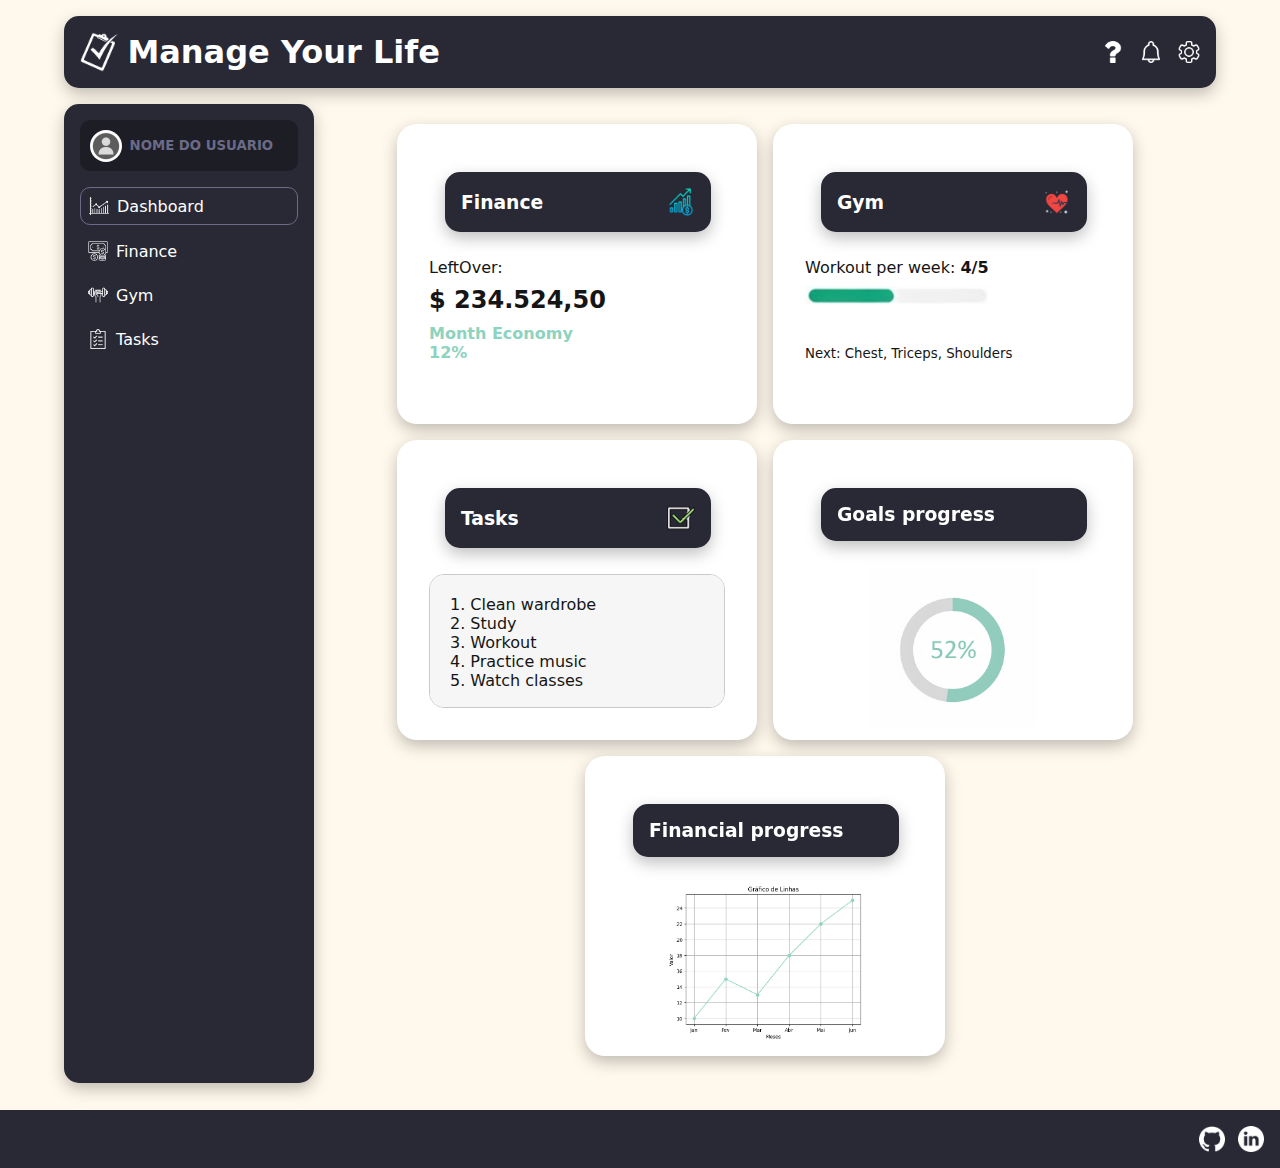
<file: index.html>
<!DOCTYPE html>
<html lang="pt-br">
<head>
    <meta charset="UTF-8">
    <meta name="viewport" content="width=device-width, initial-scale=1.0">
    <link rel="stylesheet" href="styles/styles.css">
    <link rel="icon" href="assets/logo/logo.png">
    <title>MYL</title>
</head>
<body>

<header class="box">
    <div class="header">
        <a href="index.html" class="logo">
            <img src="assets/logo/logo.png">
            <h1>Manage Your Life</h1>
        </a>
        <div class="icons">
            <a><img src="assets/icons/question.png"></a>
            <a><img src="assets/icons/notifications.png"></a>
            <a><img src="assets/icons/settings.png"></a>
        </div>
    </div>
</header>

<main>
    <aside class="menu box">
        <a class="user">
            <img src="assets/icons/user.png">
            <h5>NOME DO USUARIO</h5>
        </a>
        <nav>
            <a class="active" ><img src="assets/icons/dashboard.png"><span>Dashboard</span></a>
            <a href="finance.html"><img src="assets/icons/money.png"><span>Finance</span></a>
            <a href="gym.html"><img src="assets/icons/gym.png"><span>Gym</span></a>
            <a href="tasks.html"><img src="assets/icons/checklist.png"><span>Tasks</span></a>
        </nav>
    </aside>

    <section class="cards">
        <a class="card">
            <header><h3>Finance</h3><img src="assets/icons/lucro.png"></header>
            <p>LeftOver:</p>
            <h2>$ 234.524,50</h2>
            <h4>Month Economy<br>12%</h4>
        </a>

        <a class="card">
            <header><h3>Gym</h3><img src="assets/icons/heart.png"></header>
            <p>Workout per week: <strong>4/5</strong></p>
            <img src="assets/auxiliar/linha progresso.png">
            <small>Next: Chest, Triceps, Shoulders</small>
        </a>

        <a class="card">
            <header><h3>Tasks</h3><img src="assets/icons/check.png"></header>
            <div class="scroll">
                1. Clean wardrobe<br>
                2. Study<br>
                3. Workout<br>
                4. Practice music<br>
                5. Watch classes
            </div>
        </a>

        <a class="card graph">
            <header><h3>Goals progress</h3></header>
            <img src="assets/auxiliar/Grafico-de-Progresso-11.png">
        </a>

        <a class="card graph">
            <header><h3>Financial progress</h3></header>
            <img src="assets/auxiliar/grafico de linha.png">
        </a>
    </section>
</main>

<footer>
    <a href="https://github.com/yanferodrigues" target="_blank"><img src="assets/icons/github.png"></a>
    <a href="https://linkedin.com" target="_blank"><img src="assets/icons/linkedin.png"></a>
</footer>

</body>
</html>
</file>
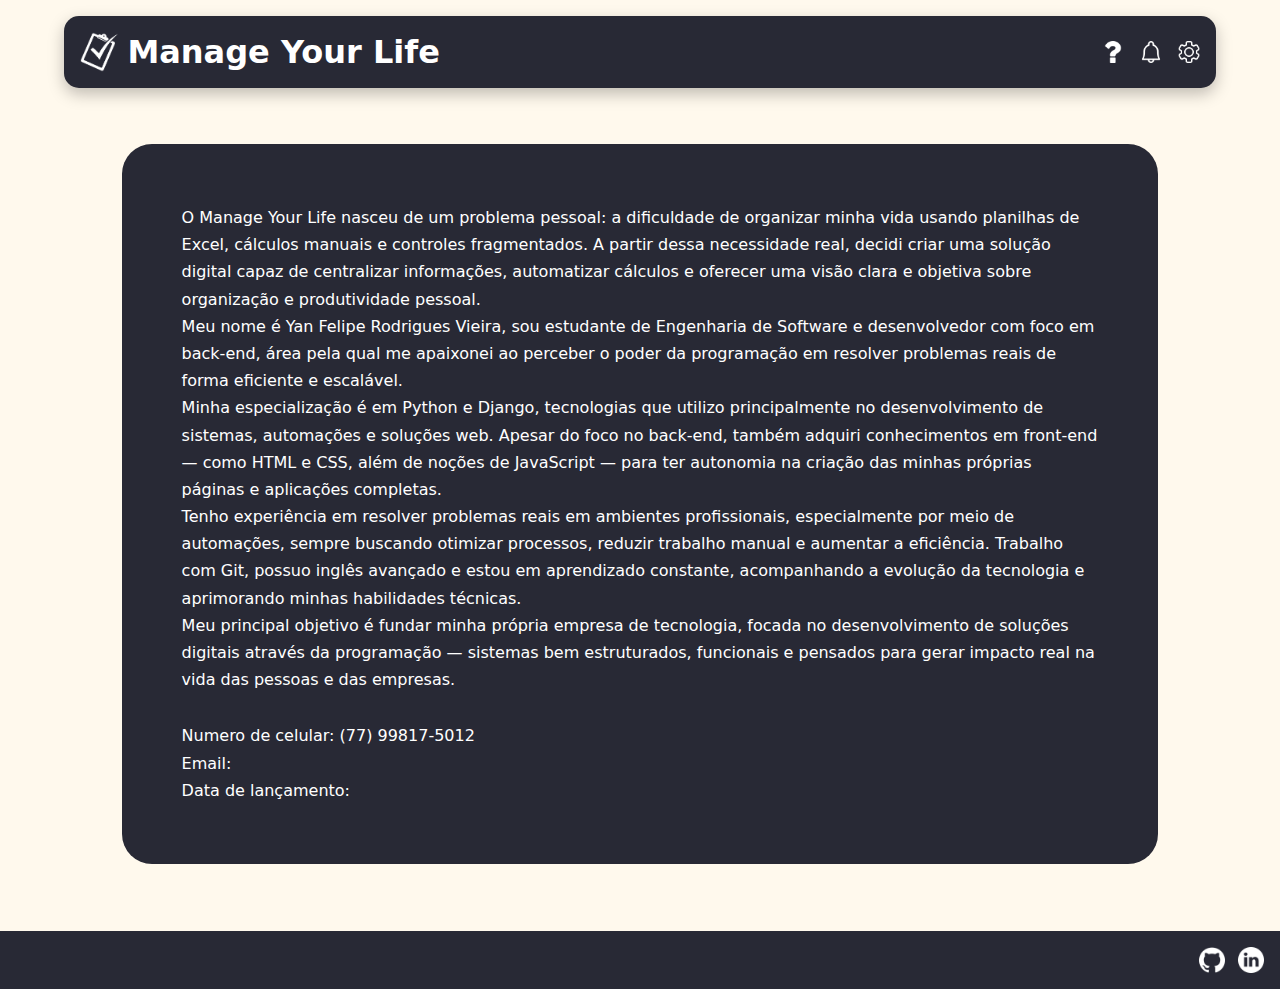
<file: about.html>
<!DOCTYPE html>
<html lang="pt-br">
    <head>
        <meta charset="UTF-8">
        <meta name="viewport" content="width=device-width, initial-scale=1.0">
        <link rel="stylesheet" href="styles/styles.css">
        <link rel="icon" href="assets/logo/logo.png">
        <title>MYL</title>
    </head>
    <body>

        <header class="box">
            <div class="header">
                <a href="index.html" class="logo">
                    <img src="assets/logo/logo.png">
                    <h1>Manage Your Life</h1>
                </a>
                <div class="icons">
                    <a><img src="assets/icons/question.png"></a>
                    <a><img src="assets/icons/notifications.png"></a>
                    <a><img src="assets/icons/settings.png"></a>
                </div>
            </div>
        </header>

        <main>
            <div class="about">
                <div class="about-content">
                    <p>
                        O Manage Your Life nasceu de um problema pessoal: a dificuldade de organizar minha vida usando planilhas de Excel, cálculos manuais e controles fragmentados. A partir dessa necessidade real, decidi criar uma solução digital capaz de centralizar informações, automatizar cálculos e oferecer uma visão clara e objetiva sobre organização e produtividade pessoal. <br>

                        Meu nome é Yan Felipe Rodrigues Vieira, sou estudante de Engenharia de Software e desenvolvedor com foco em back-end, área pela qual me apaixonei ao perceber o poder da programação em resolver problemas reais de forma eficiente e escalável. <br>

                        Minha especialização é em Python e Django, tecnologias que utilizo principalmente no desenvolvimento de sistemas, automações e soluções web. Apesar do foco no back-end, também adquiri conhecimentos em front-end — como HTML e CSS, além de noções de JavaScript — para ter autonomia na criação das minhas próprias páginas e aplicações completas. <br>

                        Tenho experiência em resolver problemas reais em ambientes profissionais, especialmente por meio de automações, sempre buscando otimizar processos, reduzir trabalho manual e aumentar a eficiência. Trabalho com Git, possuo inglês avançado e estou em aprendizado constante, acompanhando a evolução da tecnologia e aprimorando minhas habilidades técnicas.   <br>

                        Meu principal objetivo é fundar minha própria empresa de tecnologia, focada no desenvolvimento de soluções digitais através da programação — sistemas bem estruturados, funcionais e pensados para gerar impacto real na vida das pessoas e das empresas.
                    </p>

                    <p>
                        Numero de celular: (77) 99817-5012 <br>
                        Email: <br>
                        Data de lançamento: 
                    </p>
                </div> 
            </div>
        </main>

        <footer>
            <a href="https://github.com/yanferodrigues" target="_blank"><img src="assets/icons/github.png"></a>
            <a href="https://linkedin.com" target="_blank"><img src="assets/icons/linkedin.png"></a>
        </footer>

    </body>
</html>
</file>
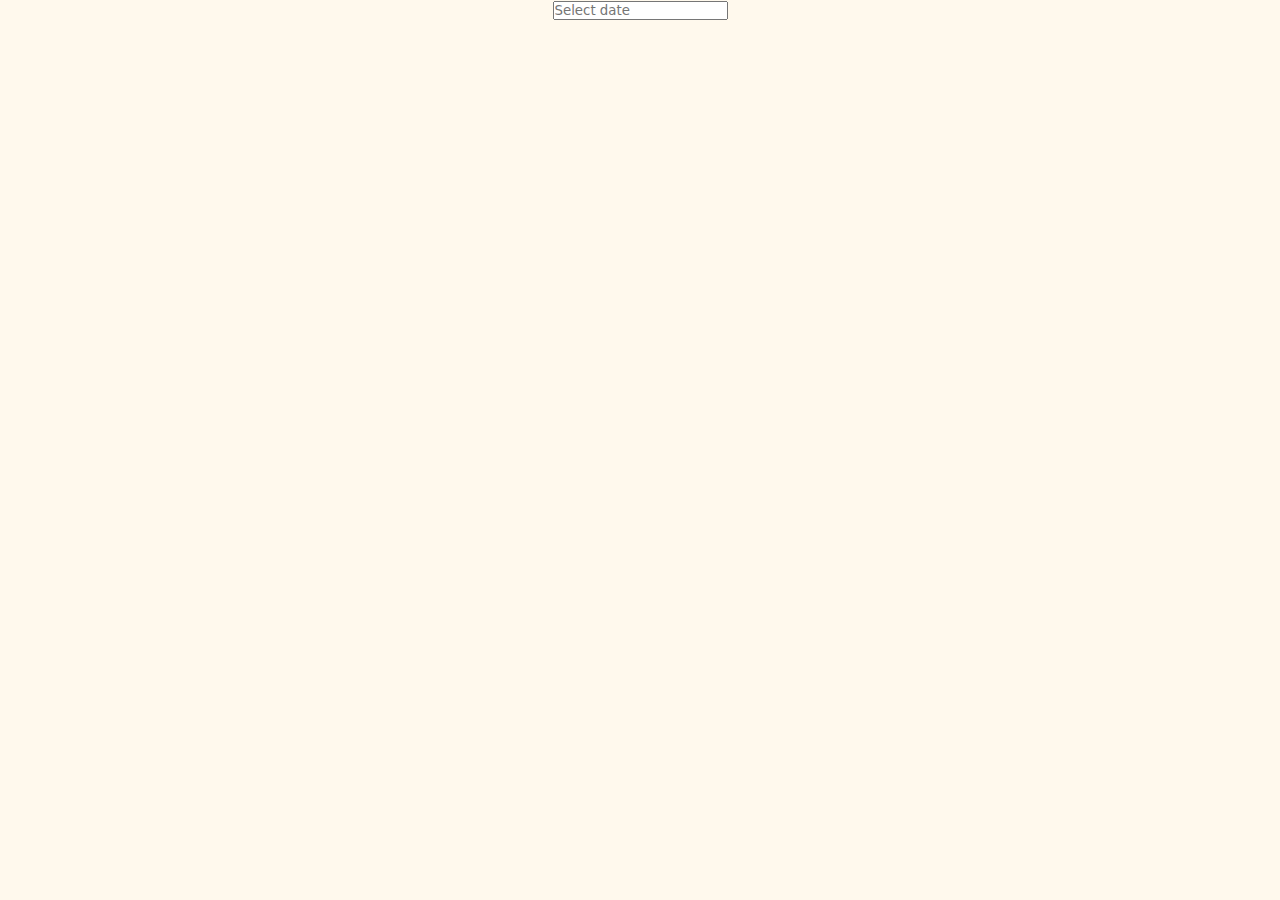
<file: calendar.html>
<!DOCTYPE html>
<html lang="en">
    <head>
        <meta charset="UTF-8" />
        <meta name="viewport" content="width=device-width, initial-scale=1.0" />
        <title>Custom Datepicker</title>
        <link rel="stylesheet" href="styles/styles.css" />
    </head>
    <body>
        <div class="datepicker-container">
            <input type="text" class="date-input" placeholder="Select date" />

            <div class="datepicker" hidden>
                <div class="datepicker-header">
                    <button class="prev">Prev</button>

                    <div>
                        <select class="month-input">
                            <option value="0">January</option>
                            <option value="1">February</option>
                            <option value="2">March</option>
                            <option value="3">April</option>
                            <option value="4">May</option>
                            <option value="5">June</option>
                            <option value="6">July</option>
                            <option value="7">August</option>
                            <option value="8">September</option>
                            <option value="9">October</option>
                            <option value="10">November</option>
                            <option value="11">December</option>
                        </select>
                        <input type="number" class="year-input" min="1900" max="2100" />
                    </div>

                    <button class="next">Next</button>
                </div>
                <div class="days">
                    <span>Sun</span>
                    <span>Mon</span>
                    <span>Tue</span>
                    <span>Wed</span>
                    <span>Thu</span>
                    <span>Fri</span>
                    <span>Sat</span>
                </div>
                <div class="dates"></div>
                <div class="datepicker-footer">
                    <button class="cancel">Cancel</button>
                    <button class="apply">Apply</button>
                </div>
            </div>
        </div>
        <script src="assets/js/calendar.js"></script>
    </body>
</html>
</file>
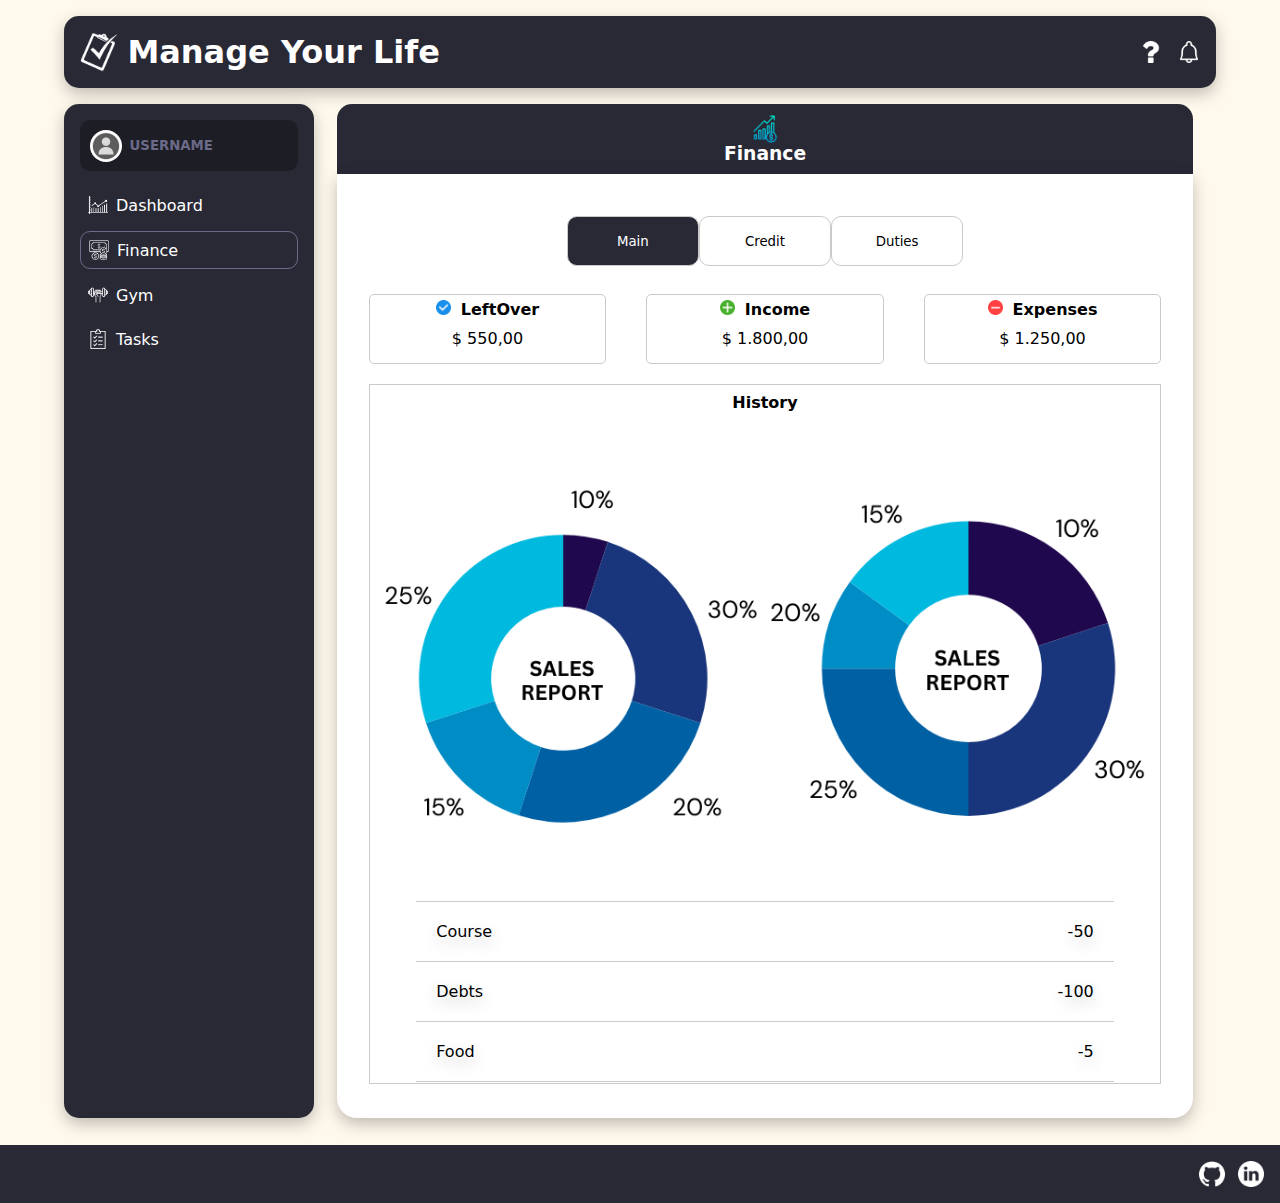
<file: finance.html>
<!DOCTYPE html>
<html lang="pt-br">
    <head>
        <meta charset="UTF-8">
        <meta name="viewport" content="width=device-width, initial-scale=1.0">
        <link rel="stylesheet" href="styles/styles.css">
        <link rel="icon" href="assets/logo/logo.png">
        <title>MYL</title>
    </head>
    <body>
        <header class="box">
            <div class="header">
                <a href="index.html" class="logo">
                    <img src="assets/logo/logo.png">
                    <h1>Manage Your Life</h1>
                </a>
                <div class="icons">
                    <a href="about.html"><img src="assets/icons/question.png"></a>
                    <button><img src="assets/icons/notifications.png"></button>
                </div>
            </div>
        </header>

        <main>
            <aside class="menu box">
                <a class="user" href="user.html">
                    <img src="assets/icons/user.png">
                    <h5>USERNAME</h5>
                </a>
                <nav id="navegation">
                    <a href="index.html"><img src="assets/icons/dashboard.png"><span>Dashboard</span></a>
                    <a class="active"><img src="assets/icons/money.png"><span>Finance</span></a>
                    <a href="gym.html"><img src="assets/icons/gym.png"><span>Gym</span></a>
                    <a href="tasks.html"><img src="assets/icons/checklist.png"><span>Tasks</span></a>
                </nav>
            </aside>
            <button onclick="openNav()" id="openNavegation">
                <img src="assets/icons/down arrow.png" alt="down arrow">
            </button>
            
            <section class="content-box">
                <div class="content-title">
                    <img src="assets/icons/lucro.png">
                    <h3>Finance</h3>
                </div>
                
                <section class="specific-content">
                    <div class="specific-content-finance">
                        <section class="finance-tabs">
                            <button onclick="tabSelector('finance-main',this)" class="finance-tab active">Main</button>
                            <button onclick="tabSelector('finance-credit',this)" class="finance-tab">Credit</button>
                            <button onclick="tabSelector('finance-duties',this)" class="finance-tab">Duties</button>
                        </section>
                        <div id="finance-main" class="finance-page active" >
                            <section class="specific-finance">   
                                <div class="specific-finance-top" >
                                    <section class="specific-finance-top-leftover">
                                        <div class="specific-finance-top-title">
                                            <img src="assets/icons/correto.png" alt="">
                                            <h4>LeftOver</h4>
                                        </div>
                                        <div class="specific-finance-top-values">
                                            <p>$ 550,00</p>
                                        </div>
                                    </section>

                                    <section onclick="openOverlay('report-incomes')" class="specific-finance-top-income">
                                        <div class="specific-finance-top-title">
                                            <img src="assets/icons/mais.png" alt="">
                                            <h4>Income</h4>
                                        </div>
                                        <div class="specific-finance-top-values">
                                            <p>$ 1.800,00</p>
                                        </div>
                                    </section>
                                    <div class="overlay" id='report-incomes' >
                                        <div class="overlay-container" id="report-incomes-container">
                                            <div class="close-overlay">
                                                <button onclick="closeOverlay('report-incomes')" class="close-overlay-btn">
                                                    X
                                                </button>
                                            </div>
                                            <div class="overlay-container-content">
                                                <form method="get" action="" class="finance-reports-overlay">
                                                    <h3>REPORT INCOMES</h3>
                                                    <select>
                                                        <option></option>
                                                        <option>Bills</option>
                                                        <option>Food</option>
                                                        <option>Transport</option>
                                                        <option>Health</option>
                                                        <option>Leisure</option>
                                                        <option>Education</option>
                                                        <option>Personal</option>
                                                        <option>Invests</option>
                                                        <option>Travel</option>
                                                    </select>
                                                    <input placeholder="Value:" type="text">
                                                    <input placeholder="Date:" type="date">
                                                    <input placeholder="Description:" type="text">
                                                    <button class="btn-save">Save</button>
                                                </form>
                                            </div>
                                        </div>
                                    </div>

                                    <section onclick="openOverlay('report-expenses')" class="specific-finance-top-expenses">
                                        <div class="specific-finance-top-title">
                                            <img src="assets/icons/menos.png" alt="">
                                            <h4>Expenses</h4>
                                        </div>
                                        <div class="specific-finance-top-values">
                                            <p>$ 1.250,00</p>
                                        </div>
                                    </section>
                                    <div class="overlay" id='report-expenses' >
                                        <div class="overlay-container" id="report-expenses-container">
                                            <div class="close-overlay">
                                                <button onclick="closeOverlay('report-expenses')" class="close-overlay-btn">
                                                    X
                                                </button>
                                            </div>
                                            <div class="overlay-container-content">
                                                <form action="" method="get" class="finance-reports-overlay">
                                                    <h3>REPORT EXPENSES</h3>
                                                    <select>
                                                        <option></option>
                                                        <option>Bills</option>
                                                        <option>Food</option>
                                                        <option>Transport</option>
                                                        <option>Health</option>
                                                        <option>Leisure</option>
                                                        <option>Education</option>
                                                        <option>Personal</option>
                                                        <option>Invests</option>
                                                        <option>Travel</option>
                                                    </select>
                                                    <input placeholder="Value:" type="text">
                                                    <input placeholder="Date:" type="date">
                                                    <input placeholder="Description:" type="text">
                                                    <button class="btn-save">Save</button>
                                                </form>
                                            </div>
                                        </div>
                                    </div>
                                </div>
                                <div class="specific-finance-main">
                                    <div class="specific-finance-main-title">
                                        <h4>History</h4>
                                    </div>
                                    <div class="specific-finance-main-graph">
                                        <img src="assets/auxiliar/goal graph.png" alt="goal graph">
                                        <img src="assets/auxiliar/current graph.png" alt="current graph">
                                    </div>
                                    <div class="specific-finance-main-history">
                                        <div class="specific-finance-main-history-self">
                                            <div class="specific-finance-main-history-value">
                                                <p>Course</p>
                                                <p>-50</p>
                                            </div>
                                            <div class="specific-finance-main-history-value">
                                                <p>Debts</p>
                                                <p>-100</p>
                                            </div>
                                            <div class="specific-finance-main-history-value">
                                                <p>Food</p>
                                                <p>-5</p>
                                            </div>
                                            <div class="specific-finance-main-history-value">
                                                <p>Job</p> 
                                                <p>+1000</p>
                                            </div>
                                            <div class="specific-finance-main-history-value">
                                                <p>Party</p> 
                                                <p>-50</p>
                                            </div>
                                            <div class="specific-finance-main-history-value">
                                                <p>Online sell</p> 
                                                <p>+70</p>
                                            </div>
                                            <div class="specific-finance-main-history-value">
                                                <p>Fuel</p> 
                                                <p>-100</p>
                                            </div>
                                            <div class="specific-finance-main-history-value">
                                                <p>Car maintenence</p> 
                                                <p>-200</p>
                                            </div>
                                            <div class="specific-finance-main-history-value">
                                                <p>Car maintenence</p> 
                                                <p>-200</p>
                                            </div>
                                            <div class="specific-finance-main-history-value">
                                                <p>Car maintenence</p> 
                                                <p>-200</p>
                                            </div>
                                            <div class="specific-finance-main-history-value">
                                                <p>Car maintenence</p> 
                                                <p>-200</p>
                                            </div>
                                        </div>  
                                    </div>    
                                </div>
                            </section>
                              
                        </div>  
                        <div id="finance-credit" class="finance-page">
                            <div class="finance-credit-content">
                                <aside id="credit-cards">
                                    
                                    <div onclick="cardSelector('nubank-accounts',this)" id="nubank" class="self-card active">
                                        Nubank
                                        <button class="btn-little-less-white">-</button>
                                    </div>
                                    <div onclick="cardSelector('inter-accounts',this)" id="inter" class="self-card">
                                        Inter
                                        <button class="btn-little-less-white">-</button>
                                    </div>
                                    <div onclick="cardSelector('bradesco-accounts',this)" id="bradesco" class="self-card">
                                        Bradesco
                                        <button class="btn-little-less-white">-</button>
                                    </div>
                                    <div onclick="cardSelector('sicredi-accounts',this)" id="sicredi"class="self-card">
                                        Sicredi
                                        <button class="btn-little-less-white">-</button>
                                    </div>
                                    <div onclick="cardSelector('picpay-accounts',this)" id="picpay"class="self-card">
                                        Picpay
                                        <button class="btn-little-less-white">-</button>
                                    </div>
                                    <div onclick="cardSelector('bancodobrasil-accounts',this)" id="banco do brasil" class="self-card">
                                        Banco do brasil
                                        <button class="btn-little-less-white">-</button>
                                    </div>
                                    <div onclick="cardSelector('will-accounts',this)" id="will" class="self-card">
                                        Will
                                        <button class="btn-little-less-white">-</button>
                                    </div>
                                    <button onclick="addSelfCard(this)" class="btn-add">
                                        Add
                                    </button>
                                    
                                </aside>
                                
                                <div id="credit-cards-main-content">
                                    <div id="nubank-accounts" class="credit-cards-accounts active">
                                        <div class="credit-cards-all-accounts">
                                            <div onclick="openOverlay('credit-self-account-phone')" class="credit-cards-accounts-self">
                                                <h3>Phone</h3>
                                                <img class="credit-cards-accounts-graph" src="assets/auxiliar/Grafico-de-Progresso-11.png" alt="graph">   
                                                <p>Installments:</p>
                                                <h2>8/10</h2> 
                                            </div>
                                            <div id='credit-self-account-phone' class="overlay credit-self-account">
                                                <div class="overlay-container">
                                                    <div class="close-overlay">
                                                        <button onclick="closeOverlay('credit-self-account-phone')" class="close-overlay-btn">
                                                            X
                                                        </button>
                                                    </div>
                                                    <div class="overlay-container-content">
                                                        <div class="credit-self-account-overlay-content">
                                                            <h3>Phone Installments</h3>
                                                            <img class="credit-self-account-overlay-content-graph" src="assets/auxiliar/Grafico-de-Progresso-11.png" alt="graph">
                                                            <div class="credit-self-account-overlay-content-payed">
                                                                <div onclick="setState(this)" class="credit-self-account-overlay-content-payed-instalments payed">
                                                                    <p>1/10</p>
                                                                    <p>Payed</p>
                                                                </div>
                                                                <div onclick="setState(this)" class="credit-self-account-overlay-content-payed-instalments payed">
                                                                    <p>2/10</p>
                                                                    <p>Payed</p>
                                                                </div>
                                                                <div onclick="setState(this)" class="credit-self-account-overlay-content-payed-instalments payed">
                                                                    <p>3/10</p>
                                                                    <p>Payed</p>
                                                                </div>
                                                                <div onclick="setState(this)" class="credit-self-account-overlay-content-payed-instalments payed">
                                                                    <p>4/10</p>
                                                                    <p>Payed</p>
                                                                </div>
                                                                <div onclick="setState(this)" class="credit-self-account-overlay-content-payed-instalments payed">
                                                                    <p>5/10</p>
                                                                    <p>Payed</p>
                                                                </div>
                                                                <div onclick="setState(this)" class="credit-self-account-overlay-content-payed-instalments payed">
                                                                    <p>6/10</p>
                                                                    <p>Payed</p>
                                                                </div>
                                                                <div onclick="setState(this)" class="credit-self-account-overlay-content-payed-instalments payed">
                                                                    <p>7/10</p>
                                                                    <p>Payed</p>
                                                                </div>
                                                                <div onclick="setState(this)" class="credit-self-account-overlay-content-payed-instalments payed">
                                                                    <p>8/10</p>
                                                                    <p>Payed</p>
                                                                </div>
                                                                <div onclick="setState(this)" class="credit-self-account-overlay-content-payed-instalments">
                                                                    <p>9/10</p>
                                                                    <p>Pendent</p>
                                                                </div>
                                                                <div onclick="setState(this)" class="credit-self-account-overlay-content-payed-instalments">
                                                                    <p>10/10</p>
                                                                    <p>Pendent</p>
                                                                </div>
                                                            </div>
                                                        </div>
                                                    </div>
                                                    <div class="overlay-container-content-save">
                                                        <button class="btn-save">
                                                            Save
                                                        </button>
                                                    </div>  
                                                    
                                                </div>
                                            </div>
                                            <div onclick="openOverlay('credit-self-account-television')" class="credit-cards-accounts-self">
                                                <h3>Television</h3>
                                                <img class="credit-cards-accounts-graph" src="assets/auxiliar/Grafico-de-Progresso-11.png" alt="graph">
                                                <p>Installments:</p>
                                                <h2>1/3</h2>
                                            </div>
                                            <div id='credit-self-account-television' class="overlay credit-self-account">
                                                <div class="overlay-container">
                                                    <div class="close-overlay">
                                                        <button onclick="closeOverlay('credit-self-account-television')" class="close-overlay-btn">
                                                            X
                                                        </button>
                                                    </div>
                                                    <div class="overlay-container-content">
                                                        <div>
                                                            
                                                        </div>
                                                    </div>
                                                </div>
                                            </div>
                                            <div onclick="openOverlay('credit-self-account-pedalboard')" class="credit-cards-accounts-self">
                                                <h3>Pedalboard</h3>
                                                <img class="credit-cards-accounts-graph" src="assets/auxiliar/Grafico-de-Progresso-11.png" alt="graph">
                                                <p>Installments:</p>
                                                <h2>7/11</h2>
                                            </div>
                                            <div id='credit-self-account-pedalboard' class="overlay credit-self-account">
                                                <div class="overlay-container">
                                                    <div class="close-overlay">
                                                        <button onclick="closeOverlay('credit-self-account-pedalboard')" class="close-overlay-btn">
                                                            X
                                                        </button>
                                                    </div>
                                                    <div class="overlay-container-content">
                                                        
                                                    </div>
                                                </div>
                                            </div>
                                            <div onclick="openOverlay('credit-self-account-guitar')" class="credit-cards-accounts-self">
                                                <h3>Guitar</h3>
                                                <img class="credit-cards-accounts-graph" src="assets/auxiliar/Grafico-de-Progresso-11.png" alt="graph">
                                                <p>Installments:</p>
                                                <h2>8/12</h2>
                                            </div>
                                            <div id='credit-self-account-guitar' class="overlay credit-self-account">
                                                <div class="overlay-container">
                                                    <div class="close-overlay">
                                                        <button onclick="closeOverlay('credit-self-account-guitar')" class="close-overlay-btn">
                                                            X
                                                        </button>
                                                    </div>
                                                    <div class="overlay-container-content">
                                                          
                                                    </div>
                                                </div>
                                            </div>
                                            <div onclick="openOverlay('credit-self-account-amp')" class="credit-cards-accounts-self">
                                                <h3>Amp</h3>
                                                <img class="credit-cards-accounts-graph" src="assets/auxiliar/Grafico-de-Progresso-11.png" alt="graph">
                                                <p>Installments:</p>
                                                <h2>1/7</h2>
                                            </div>
                                            <div id='credit-self-account-amp' class="overlay credit-self-account">
                                                <div class="overlay-container">
                                                    <div class="close-overlay">
                                                        <button onclick="closeOverlay('credit-self-account-amp')" class="close-overlay-btn">
                                                            X
                                                        </button>
                                                    </div>
                                                    <div class="overlay-container-content">
                                                        
                                                    </div>
                                                </div>
                                            </div>
                                            <div onclick="openOverlay('credit-self-account-course')" class="credit-cards-accounts-self">
                                                <h3>Course</h3>
                                                <img class="credit-cards-accounts-graph" src="assets/auxiliar/Grafico-de-Progresso-11.png" alt="graph">
                                                <p>Installments:</p>
                                                <h2>4/12</h2>
                                            </div>
                                            <div id='credit-self-account-course' class="overlay credit-self-account">
                                                <div class="overlay-container">
                                                    <div class="close-overlay">
                                                        <button onclick="closeOverlay('credit-self-account-course')" class="close-overlay-btn">
                                                            X
                                                        </button>
                                                    </div>
                                                    <div class="overlay-container-content">
                                                        
                                                    </div>
                                                </div>
                                            </div>
                                           
                                        </div> 
                                        <button onclick="openOverlay('add-finance-account')" class="btn-add">Add</button>
                                        <div id='add-finance-account' class="overlay">
                                            <div class="overlay-container">
                                                <div class="close-overlay">
                                                    <button onclick="closeOverlay('add-finance-account')" class="close-overlay-btn">
                                                        X
                                                    </button>
                                                </div>
                                                <div class="overlay-container-content">
                                                    <div class="add-finance-account">
                                                        <form >
                                                            <input type="text" placeholder="Title:">
                                                            <select>
                                                                <option>January</option>
                                                                <option>February</option>
                                                                <option>March</option>
                                                                <option>April</option>
                                                                <option>May</option>
                                                                <option>June</option>
                                                                <option>July</option>
                                                                <option>August</option>
                                                                <option>September</option>
                                                                <option>October</option>
                                                                <option>November</option>
                                                                <option>December</option>                          
                                                            </select>
                                                            <input type="value" placeholder="Total value:" min="1">
                                                            <input type="number" placeholder="Total installments:" min="1">
                                                            
                                                        </form>
                                                    </div>
                                                </div>
                                            </div>
                                        </div>
                                    </div>
                                    <div id="inter-accounts" class="credit-cards-accounts">
                                        <div class="not-found">
                                            ACCOUNTS NOT FOUND
                                            <button class="btn-add">Add</button>
                                        </div>   
                                    </div> 
                                    <div id="bradesco-accounts" class="credit-cards-accounts">
                                        <div class="not-found">
                                            ACCOUNTS NOT FOUND
                                            <button class="btn-add">Add</button>
                                        </div>   
                                    </div>
                                    <div id="sicredi-accounts" class="credit-cards-accounts">
                                        <div class="not-found">
                                            ACCOUNTS NOT FOUND
                                            <button class="btn-add">Add</button>
                                        </div>    
                                    </div>
                                    <div id="picpay-accounts" class="credit-cards-accounts">
                                        <div class="not-found">
                                            ACCOUNTS NOT FOUND
                                            <button class="btn-add">Add</button>
                                        </div>      
                                        
                                    </div>
                                    <div id="bancodobrasil-accounts" class="credit-cards-accounts">
                                        <div class="not-found">
                                            ACCOUNTS NOT FOUND
                                            <button class="btn-add">Add</button>
                                        </div>     
                                    </div>
                                    <div id="will-accounts" class="credit-cards-accounts">
                                        <div class="not-found">
                                            ACCOUNTS NOT FOUND
                                            <button class="btn-add">Add</button>
                                        </div>   
                                    </div>
                                </div>
                            </div>
                            
                        </div> 
                        <div id="finance-duties" class="finance-page">
                            <form class="finance-duties-content">
                                <div class="finance-duties-all">
                                    <div>
                                        <div class="finance-duties-self">
                                            <input class="checkbox" type="checkbox">
                                            <p>Duty 1</p>   
                                            <button class="btn-little-less-black">-</button>
                                        </div>
                                        <div class="finance-duties-self">
                                            <input class="checkbox" type="checkbox">
                                            <p>Duty 1</p>
                                            <button class="btn-little-less-black">-</button>
                                        </div>
                                        <div class="finance-duties-self">
                                            <input class="checkbox" type="checkbox">
                                            <p>Duty 1</p>
                                            <button class="btn-little-less-black">-</button>
                                        </div>
                                        <div class="finance-duties-self">
                                            <input class="checkbox" type="checkbox">
                                            <p>Duty 1</p>
                                            <button class="btn-little-less-black">-</button>
                                        </div>
                                        <div class="finance-duties-self">
                                            <input class="checkbox" type="checkbox">
                                            <p>Duty 1</p>
                                            <button class="btn-little-less-black">-</button>
                                        </div>
                                        <div class="finance-duties-self">
                                            <input class="checkbox" type="checkbox">
                                            <p>Duty 1</p>
                                            <button class="btn-little-less-black">-</button>
                                        </div>
                                        <div class="finance-duties-self">
                                            <input class="checkbox" type="checkbox">
                                            <p>Duty 1</p>
                                            <button class="btn-little-less-black">-</button>
                                        </div>
                                        <div class="finance-duties-self">
                                            <input class="checkbox" type="checkbox">
                                            <p>Duty 1</p>
                                            <button class="btn-little-less-black">-</button>
                                        </div>
                                        <div class="finance-duties-self">
                                            <input class="checkbox" type="checkbox">
                                            <p>Duty 1</p>
                                            <button class="btn-little-less-black">-</button>
                                        </div>
                                        <div class="finance-duties-self">
                                            <input class="checkbox" type="checkbox">
                                            <p>Duty 1</p>
                                            <button class="btn-little-less-black">-</button>
                                        </div>
                                        <div class="finance-duties-self">
                                            <input class="checkbox" type="checkbox">
                                            <p>Duty 1</p>
                                            <button class="btn-little-less-black">-</button>
                                        </div>
                                        <div class="finance-duties-self">
                                            <input class="checkbox" type="checkbox">
                                            <p>Duty 1</p>
                                            <button class="btn-little-less-black">-</button>
                                        </div>
                                        <div class="finance-duties-self">
                                            <input class="checkbox" type="checkbox">
                                            <p>Duty 1</p>
                                            <button class="btn-little-less-black">-</button>
                                        </div>
                                        <div class="finance-duties-self">
                                            <input class="checkbox" type="checkbox">
                                            <p>Duty 1</p>
                                            <button class="btn-little-less-black">-</button>
                                        </div>
                                        <div class="finance-duties-self">
                                            <input class="checkbox" type="checkbox">
                                            <p>Duty 1</p>
                                            <button class="btn-little-less-black">-</button>
                                        </div>

                                    </div>
                                    <div class="btn-add-dutie">
                                        <button type="button" class="btn-add">Add</button>
                                    </div>  
                                </div>
                                <div class="finance-duties-save">
                                    <button type="submit" class="btn-save">Save</button>
                                </div>
                            </div>
                            
                        </div> 
                    </div>

                </section>
                
            </section>
        </main>

        <footer>
            <a href="https://github.com/yanferodrigues" target="_blank"><img src="assets/icons/github.png"></a>
            <a href="https://linkedin.com" target="_blank"><img src="assets/icons/linkedin.png"></a>
        </footer>
        <script src="assets/js/finance.js"></script>
        <script src="assets/js/general.js"></script>
    </body>
</html>
</file>
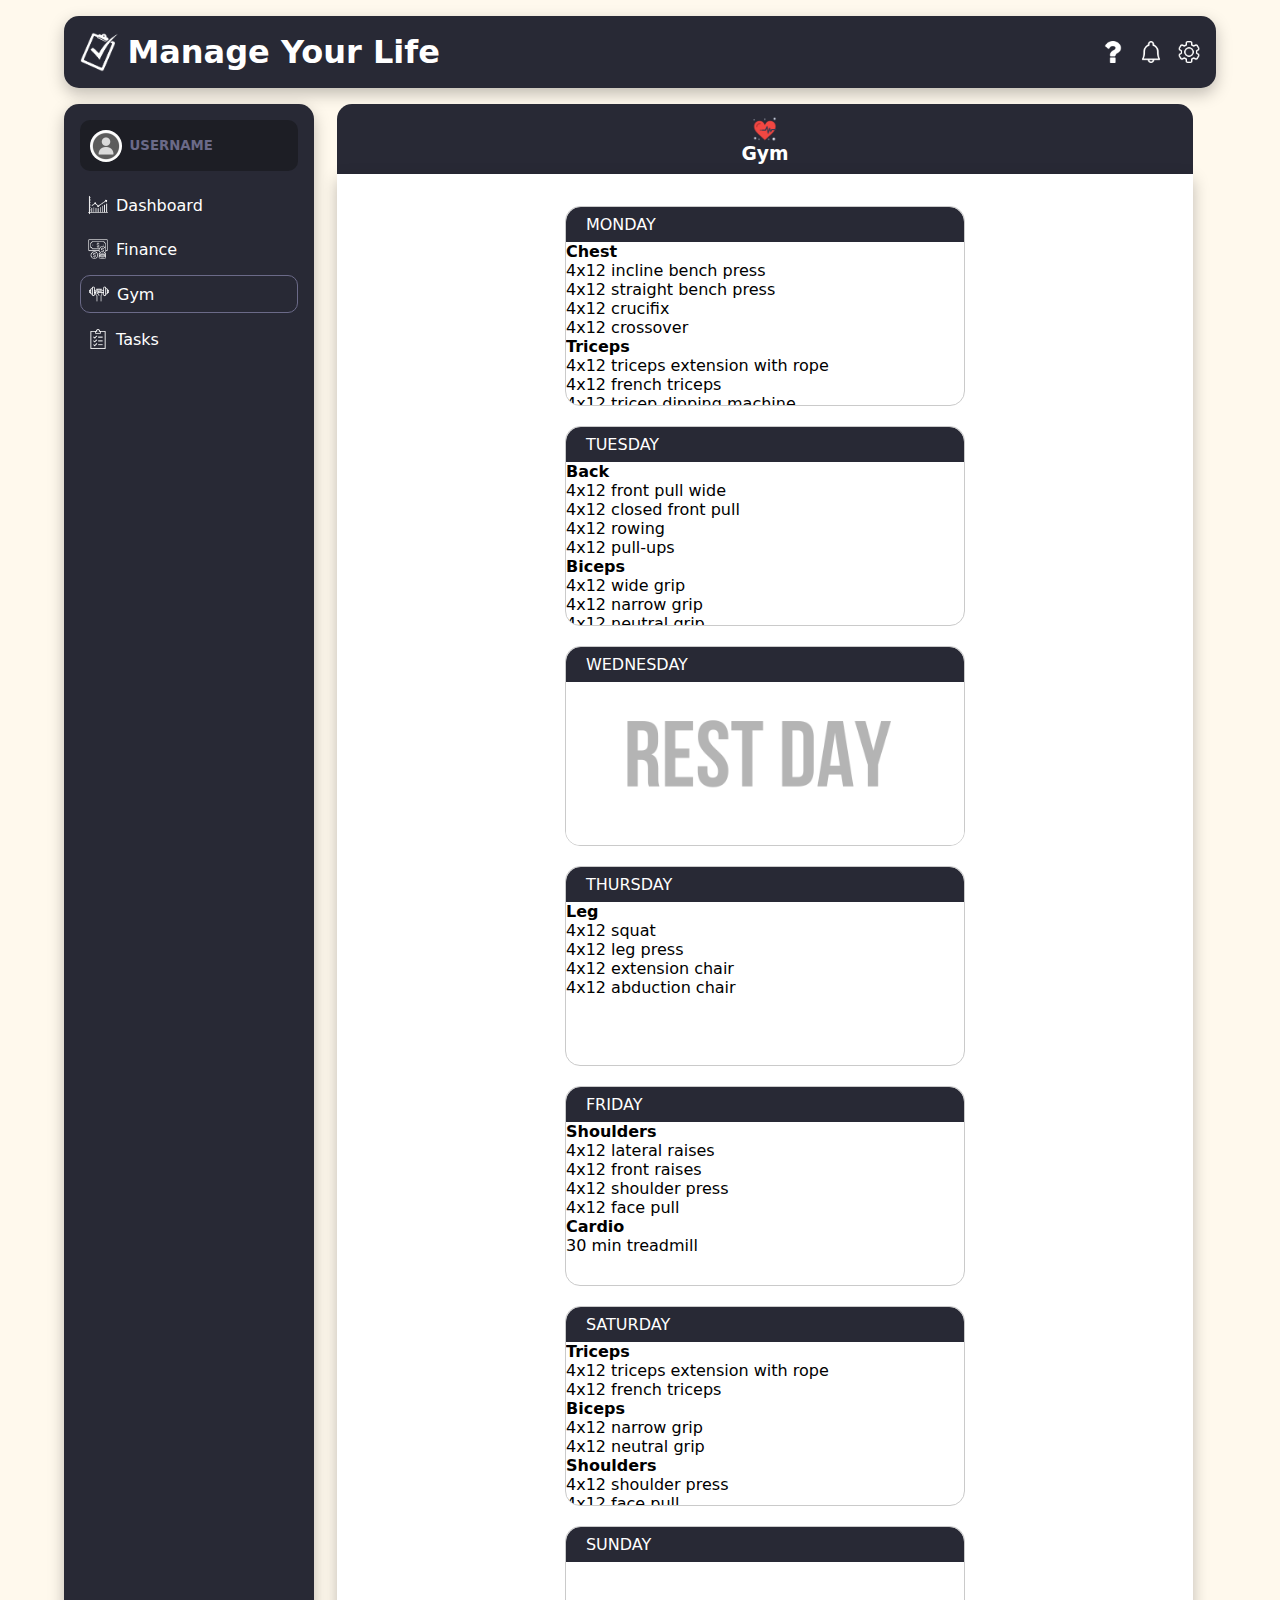
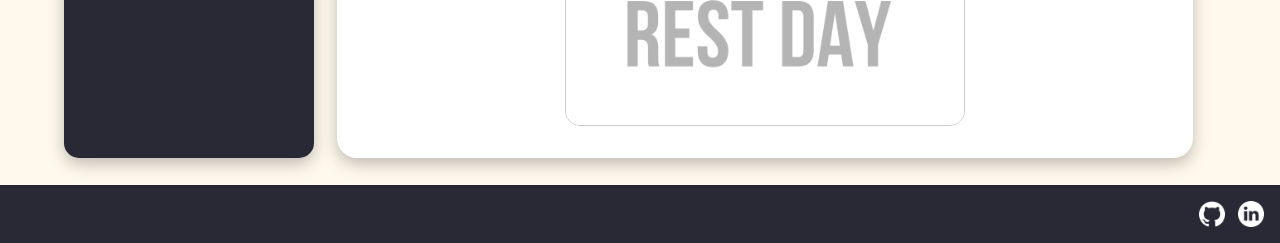
<file: gym.html>
<!DOCTYPE html>
<html lang="pt-br">
    <head>
        <meta charset="UTF-8">
        <meta name="viewport" content="width=device-width, initial-scale=1.0">
        <link rel="stylesheet" href="styles/styles.css">
        <link rel="icon" href="assets/logo/logo.png">
        <title>MYL</title>
    </head>
    <body>

        <header class="box">
            <div class="header">
                <a href="index.html" class="logo">
                    <img src="assets/logo/logo.png">
                    <h1>Manage Your Life</h1>
                </a>
                <div class="icons">
                    <a><img src="assets/icons/question.png"></a>
                    <a><img src="assets/icons/notifications.png"></a>
                    <a><img src="assets/icons/settings.png"></a>
                </div>
            </div>
        </header>

        <main>
            <aside class="menu box">
                <a class="user">
                    <img src="assets/icons/user.png">
                    <h5>USERNAME</h5>
                </a>
                <nav>
                    <a href="index.html"><img src="assets/icons/dashboard.png"><span>Dashboard</span></a>
                    <a href="finance.html"><img src="assets/icons/money.png"><span>Finance</span></a>
                    <a class="active"><img src="assets/icons/gym.png"><span>Gym</span></a>
                    <a href="tasks.html"><img src="assets/icons/checklist.png"><span>Tasks</span></a>
                </nav>
            </aside>

            <section class="content-box">
                <div class="content-title">
                    <img src="assets/icons/heart.png">
                    <h3>Gym</h3>
                </div>
                <div class="specific-content">
                    <div class="specific-gym">
                        <div class="specific-gym-days">
                            <div class="specific-gym-days-title">
                                MONDAY
                            </div>
                            <div class="specific-gym-exercices">
                                <h4 class="specific-gym-exercices-title">Chest</h4>
                                <div class="specific-gym-exercices-division">
                                    <p>4x12 incline bench press</p>
                                    <p>4x12 straight bench press</p>
                                    <p>4x12 crucifix</p>
                                    <p>4x12 crossover</p>
                                </div>
                                <h4 class="specific-gym-exercices-title">Triceps</h4>
                                <div class="specific-gym-exercices-division">
                                    <p>4x12 triceps extension with rope</p>
                                    <p>4x12 french triceps</p>
                                    <p>4x12 tricep dipping machine</p>
                                </div>
                            </div>
                        </div>
                        <div class="specific-gym-days">
                            <div class="specific-gym-days-title">
                                TUESDAY
                            </div>
                            <div class="specific-gym-exercices">
                                <h4 class="specific-gym-exercices-title">Back</h4>
                                <div class="specific-gym-exercices-division">
                                    <p>4x12 front pull wide</p>
                                    <p>4x12 closed front pull</p>
                                    <p>4x12 rowing</p>
                                    <p>4x12 pull-ups</p>
                                </div>
                                <h4 class="specific-gym-exercices-title">Biceps</h4>
                                <div class="specific-gym-exercices-division">
                                    <p>4x12 wide grip</p>
                                    <p>4x12 narrow grip</p>
                                    <p>4x12 neutral grip</p>
                                </div>
                            </div>
                        </div>
                        <div class="specific-gym-days">
                            <div class="specific-gym-days-title">
                                WEDNESDAY
                            </div>
                            <div class="specific-gym-exercices">
                                <img src="assets/auxiliar/REST DAY.png" alt="default img rest day" >
                            </div>
                        </div>
                        <div class="specific-gym-days">
                            <div class="specific-gym-days-title">
                                THURSDAY
                            </div>
                            <div class="specific-gym-exercices">
                                <h4 class="specific-gym-exercices-title">Leg</h4>
                                <div class="specific-gym-exercices-division">
                                    <p>4x12 squat</p>
                                    <p>4x12 leg press</p>
                                    <p>4x12 extension chair</p>
                                    <p>4x12 abduction chair</p>
                                </div>
                            </div>
                        </div>
                        <div class="specific-gym-days">
                            <div class="specific-gym-days-title">
                                FRIDAY
                            </div>
                            <div class="specific-gym-exercices">
                                <h4 class="specific-gym-exercices-title">Shoulders</h4>
                                <div class="specific-gym-exercices-division">
                                    <p>4x12 lateral raises</p>
                                    <p>4x12 front raises</p>
                                    <p>4x12 shoulder press</p>
                                    <p>4x12 face pull</p>
                                </div>
                                <h4 class="specific-gym-exercices-title">Cardio</h4>
                                <div class="specific-gym-exercices-division">
                                    <p>30 min treadmill</p>
                                </div>
                            </div>
                        </div>
                        <div class="specific-gym-days">
                            <div class="specific-gym-days-title">
                                SATURDAY
                            </div>
                            <div class="specific-gym-exercices">
                                <h4 class="specific-gym-exercices-title">Triceps</h4>
                                <div class="specific-gym-exercices-division">
                                    <p>4x12 triceps extension with rope</p>
                                    <p>4x12 french triceps</p>
                                </div>
                                <h4 class="specific-gym-exercices-title">Biceps</h4>
                                <div class="specific-gym-exercices-division">
                                    <p>4x12 narrow grip</p>
                                    <p>4x12 neutral grip</p>
                                </div>
                                <h4 class="specific-gym-exercices-title">Shoulders</h4>
                                <div class="specific-gym-exercices-division">
                                    <p>4x12 shoulder press</p>
                                    <p>4x12 face pull</p>
                                </div>
                            </div>
                        </div>
                        <div class="specific-gym-days">
                            <div class="specific-gym-days-title">
                                SUNDAY
                            </div>
                            <div class="specific-gym-exercices">
                                <img src="assets/auxiliar/REST DAY.png" alt="default img rest day" >
                            </div>
                        </div>
                    </div>
                </div>
            </section>
        </main>

        <footer>
            <a href="https://github.com/yanferodrigues" target="_blank"><img src="assets/icons/github.png"></a>
            <a href="https://linkedin.com" target="_blank"><img src="assets/icons/linkedin.png"></a>
        </footer>

    </body>
</html>
</file>
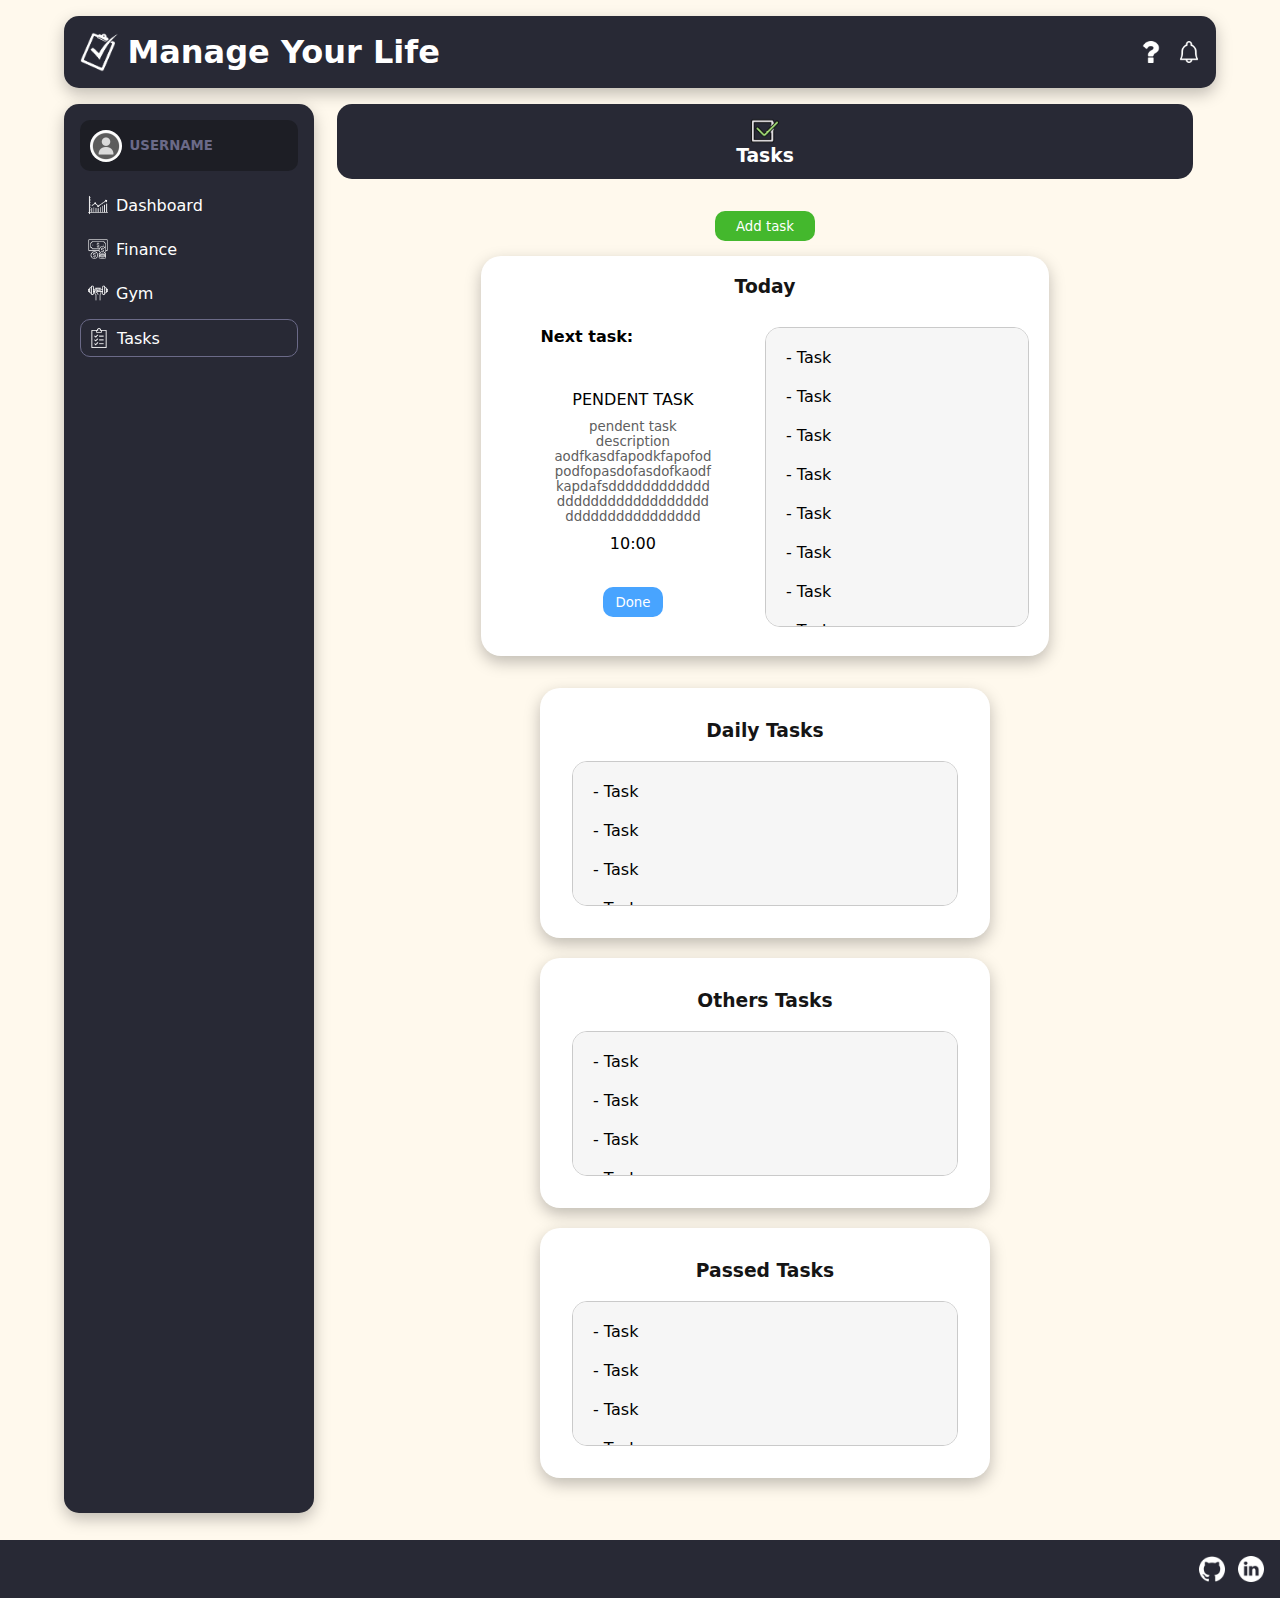
<file: tasks.html>
<!DOCTYPE html>
<html lang="pt-br">
    <head>
        <meta charset="UTF-8">
        <meta name="viewport" content="width=device-width, initial-scale=1.0">
        <link rel="stylesheet" href="styles/styles.css">
        <link rel="icon" href="assets/logo/logo.png">
        <title>MYL</title>
    </head>
    <body>

        <header class="box">
            <div class="header">
                <a href="index.html" class="logo">
                    <img src="assets/logo/logo.png">
                    <h1>Manage Your Life</h1>
                </a>
                <div class="icons">
                    <a href="about.html"><img src="assets/icons/question.png"></a>
                    <button><img src="assets/icons/notifications.png"></button>
                </div>
            </div>
        </header>

        <main>
            
            <aside class="menu box">
                <a class="user" href="user.html">
                    <img src="assets/icons/user.png">
                    <h5>USERNAME</h5>
                </a>
                <nav id="navegation">
                    <a href="index.html"><img src="assets/icons/dashboard.png"><span>Dashboard</span></a>
                    <a href="finance.html"><img src="assets/icons/money.png"><span>Finance</span></a>
                    <a href="gym.html"><img src="assets/icons/gym.png"><span>Gym</span></a>
                    <a class="active"><img src="assets/icons/checklist.png"><span>Tasks</span></a>
                </nav>
            </aside>
            <button onclick="openNav()" id="openNavegation">
                <img src="assets/icons/down arrow.png" alt="down arrow">
            </button>

            <section class="content-box">
                <div class="content-title-tasks">
                    <img src="assets/icons/check.png">
                    <h3>Tasks</h3>
                </div>
                <div class="specific-tasks">
                    <div class="specific-tasks-main">
                        <div class="specific-tasks-main-today">
                            <h3 class="specific-tasks-title">
                                Today
                            </h3>
                            <div class="specific-tasks-main-today-content">
                                <div class="specific-tasks-main-today-now">
                                    <h4 class="specific-tasks-main-today-now-title">
                                        Next task:
                                    </h4>
                                    <div onclick="openOverlay('pendent-task-overlay')" class="specific-tasks-main-today-now-pendent">
                                        PENDENT TASK
                                        <p class="specific-tasks-main-today-now-pendent-description">pendent task description aodfkasdfapodkfapofodpodfopasdofasdofkaodfkapdafsdddddddddddddddddddddddddddddddddddddddddddddd</p>
                                        <p>10:00</p>
                                    </div>
                                    <button class="btn-save">
                                        Done
                                    </button>
                                </div>
                                <aside class="specific-tasks-main-today-next">
                                    <p>- Task </p>
                                    <p>- Task </p>
                                    <p>- Task </p>
                                    <p>- Task </p>
                                    <p>- Task </p>
                                    <p>- Task </p>
                                    <p>- Task </p>
                                    <p>- Task </p>
                                    <p>- Task </p>
                                    <p>- Task </p>
                                    <p>- Task </p>
                                    <p>- Task </p>
                                    
                                </aside>
                            </div>
                            
                        </div>
                        <div class="specific-tasks-main-btns">
                            <button onclick="openOverlay('add-task-btn')" class="btn-add">
                                Add task
                            </button>
                            <div id='add-task-btn' class="overlay">
                                <form class="overlay-container" method="POST">

                                    <div class="close-overlay">
                                        <button type="button"
                                                onclick="closeOverlay('add-task-btn')"
                                                class="close-overlay-btn">
                                            X
                                        </button>
                                    </div>

                                    <div class="overlay-container-content">

                                        <div class="task-overlay-add-content">
                                            <h3>Add Task</h3>

                                            <div class="box-confirmation">
                                                <input class="checkbox" type="checkbox" name="daily_task">
                                                <p>Daily Task</p>
                                            </div>

                                            <input
                                                type="text"
                                                name="title"
                                                placeholder="Title:"
                                                class="add-task-text-input"
                                                required
                                            >

                                            <textarea
                                                name="description"
                                                id="task-description"
                                                placeholder="Description:"
                                            ></textarea>

                                            <input
                                                class="current-date-input"
                                                type="date"
                                                name="task_date"
                                                required
                                            >

                                            <div class="box-confirmation">
                                                <input class="checkbox" type="checkbox" name="allow_time">
                                                <p>Allow time set</p>
                                            </div>

                                            <div class="task-overlay-content-time">

                                                <div class="task-overlay-content-hour">
                                                    <label>Start</label>
                                                    <div id="task-overlay-content-hour-start">
                                                        <input type="number" name="start_hour" min="0" max="23">
                                                        <p>:</p>
                                                        <input type="number" name="start_minute" min="0" max="59">
                                                    </div>
                                                </div>

                                                <p>-</p>

                                                <div class="task-overlay-content-hour">
                                                    <label>End</label>
                                                    <div id="task-overlay-content-hour-end">
                                                        <input type="number" name="end_hour" min="0" max="23">
                                                        <p>:</p>
                                                        <input type="number" name="end_minute" min="0" max="59">
                                                    </div>
                                                </div>

                                            </div>

                                            <select name="priority" required>
                                                <option value="" disabled selected hidden></option>
                                                <option value="light">Light importance 🟦</option>
                                                <option value="medium">Medium importance 🟨</option>
                                                <option value="high">Very important 🟥</option>
                                            </select>
                                        </div>

                                        <div class="overlay-container-content-save">
                                            <button type="submit" class="btn-save">
                                                Save
                                            </button>
                                        </div>

                                    </div>

                                </form>
                            </div>
                        </div>
                    </div>
                    <div class="specific-tasks-future">
                        <div onclick="openOverlay('daily-tasks-overlay')" id="daily-tasks" class="specific-tasks-future-card">
                            <h3 class="specific-tasks-title">
                                Daily Tasks
                            </h3>
                            <div class="specific-tasks-future-card-content">
                                <p>- Task </p>
                                <p>- Task </p>
                                <p>- Task </p>
                                <p>- Task </p>
                                <p>- Task </p>
                                <p>- Task </p>
                                <p>- Task </p>
                                <p>- Task </p>
                                <p>- Task </p>
                                <p>- Task </p>
                                <p>- Task </p>
                                <p>- Task </p>
                            </div>
                        </div>
                        <div id='daily-tasks-overlay' class="overlay">
                            <div class="overlay-container">
                                <div class="close-overlay">
                                    <button onclick="closeOverlay('daily-tasks-overlay')" class="close-overlay-btn">
                                        X
                                    </button>
                                </div>
                                <div class="overlay-container-content">
                                    <div class="overlay-tasks-general-content">
                                        <div class="general-tasks-overlay">
                                            <div class="self-task-card-overlay">
                                                <div class="self-task-card-overlay-content">
                                                    <p class="self-task-card-overlay-title">Title</p>
                                                    <p>~ 10:00 AM ~</p>
                                                    <p class="self-task-card-overlay-description">description description description description description description description description</p>
                                                    <button class="btn-remove">Remove</button>
                                                </div>
                                            </div>
                                            <div class="self-task-card-overlay">
                                                <div class="self-task-card-overlay-content">
                                                    <p class="self-task-card-overlay-title">Title</p>
                                                    <p>~ 10:00 AM ~</p>
                                                    <p class="self-task-card-overlay-description">description description description description description description description description</p>
                                                    <button class="btn-remove">Remove</button>
                                                </div>
                                            </div>
                                            <div class="self-task-card-overlay">
                                                <div class="self-task-card-overlay-content">
                                                    <p class="self-task-card-overlay-title">Title</p>
                                                    <p>~ 10:00 AM ~</p>
                                                    <p class="self-task-card-overlay-description">description description description description description description description description</p>
                                                    <button class="btn-remove">Remove</button>
                                                </div>
                                            </div>
                                        </div>
                                        <div class="overlay-container-content-save">
                                            <button type="submit" class="btn-save">
                                                Save
                                            </button>
                                        </div>
                                    </div>
                                </div>
                            </div>
                        </div>
                        <div onclick="openOverlay('others-tasks-overlay')" id="others-tasks" class="specific-tasks-future-card" >
                            <h3 class="specific-tasks-title">
                                Others Tasks
                            </h3>
                            <div class="specific-tasks-future-card-content">
                                <p>- Task </p>
                                <p>- Task </p>
                                <p>- Task </p>
                                <p>- Task </p>
                                <p>- Task </p>
                                <p>- Task </p>
                                <p>- Task </p>
                                <p>- Task </p>
                                <p>- Task </p>
                                <p>- Task </p>
                                <p>- Task </p>
                                <p>- Task </p>
                            </div>
                        </div>
                        <div id='others-tasks-overlay' class="overlay">
                            <div class="overlay-container">
                                <div class="close-overlay">
                                    <button onclick="closeOverlay('others-tasks-overlay')" class="close-overlay-btn">
                                        X
                                    </button>
                                </div>
                                <div class="overlay-container-content">
                                    <div class="overlay-tasks-general-content">
                                        <div class="general-tasks-overlay">
                                            <div class="self-task-card-overlay">
                                                <div class="self-task-card-overlay-content">
                                                    <p class="self-task-card-overlay-title">Title</p>
                                                    <p>~ 10:00 AM ~</p>
                                                    <p class="self-task-card-overlay-description">description description description description description description description description</p>
                                                    <button class="btn-remove">Remove</button>
                                                </div>
                                            </div>
                                            <div class="self-task-card-overlay">
                                                <div class="self-task-card-overlay-content">
                                                    <p class="self-task-card-overlay-title">Title</p>
                                                    <p>~ 10:00 AM ~</p>
                                                    <p class="self-task-card-overlay-description">description description description description description description description description</p>
                                                    <button class="btn-remove">Remove</button>
                                                </div>
                                            </div>
                                            <div class="self-task-card-overlay">
                                                <div class="self-task-card-overlay-content">
                                                    <p class="self-task-card-overlay-title">Title</p>
                                                    <p>~ 10:00 AM ~</p>
                                                    <p class="self-task-card-overlay-description">description description description description description description description description</p>
                                                    <button class="btn-remove">Remove</button>
                                                </div>
                                            </div>
                                        </div>
                                        <div class="overlay-container-content-save">
                                            <button type="submit" class="btn-save">
                                                Save
                                            </button>
                                        </div>
                                    </div> 
                                </div>
                            </div>
                        </div>
                        <div onclick="openOverlay('others-tasks-overlay')" id="daily-tasks" class="specific-tasks-future-card">
                            <h3 class="specific-tasks-title">
                                Passed Tasks
                            </h3>
                            <div class="specific-tasks-future-card-content">
                                <p>- Task </p>
                                <p>- Task </p>
                                <p>- Task </p>
                                <p>- Task </p>
                                <p>- Task </p>
                                <p>- Task </p>
                                <p>- Task </p>
                                <p>- Task </p>
                                <p>- Task </p>
                                <p>- Task </p>
                                <p>- Task </p>
                                <p>- Task </p>
                            </div>
                        </div>
                        <div id='others-tasks-overlay' class="overlay">
                            <div class="overlay-container">
                                <div class="close-overlay">
                                    <button onclick="closeOverlay('passed-tasks-overlay')" class="close-overlay-btn">
                                        X
                                    </button>
                                </div>
                                <div class="overlay-container-content">
                                    <div class="overlay-tasks-general-content">
                                        <div class="general-tasks-overlay">
                                            <div class="self-task-card-overlay">
                                                <div class="self-task-card-overlay-content">
                                                    <p class="self-task-card-overlay-title">Title</p>
                                                    <p>~ 10:00 AM ~</p>
                                                    <p class="self-task-card-overlay-description">description description description description description description description description</p>
                                                    <button class="btn-remove">Remove</button>
                                                </div>
                                            </div>
                                            <div class="self-task-card-overlay">
                                                <div class="self-task-card-overlay-content">
                                                    <p class="self-task-card-overlay-title">Title</p>
                                                    <p>~ 10:00 AM ~</p>
                                                    <p class="self-task-card-overlay-description">description description description description description description description description</p>
                                                    <button class="btn-remove">Remove</button>
                                                </div>
                                            </div>
                                            <div class="self-task-card-overlay">
                                                <div class="self-task-card-overlay-content">
                                                    <p class="self-task-card-overlay-title">Title</p>
                                                    <p>~ 10:00 AM ~</p>
                                                    <p class="self-task-card-overlay-description">description description description description description description description description</p>
                                                    <button class="btn-remove">Remove</button>
                                                </div>
                                            </div>
                                        </div>
                                        <div class="overlay-container-content-save">
                                            <button type="submit" class="btn-save">
                                                Save
                                            </button>
                                        </div>
                                    </div>
                                </div>
                            </div>
                        </div>
                    </div>
                </div>     
            </section>
        </main>

        <footer>
            <a href="https://github.com/yanferodrigues" target="_blank"><img src="assets/icons/github.png"></a>
            <a href="https://linkedin.com" target="_blank"><img src="assets/icons/linkedin.png"></a>
        </footer>
        <script src="assets/js/general.js"></script>
        <script src="assets/js/calendar.js"></script>
    </body>
</html>
</file>
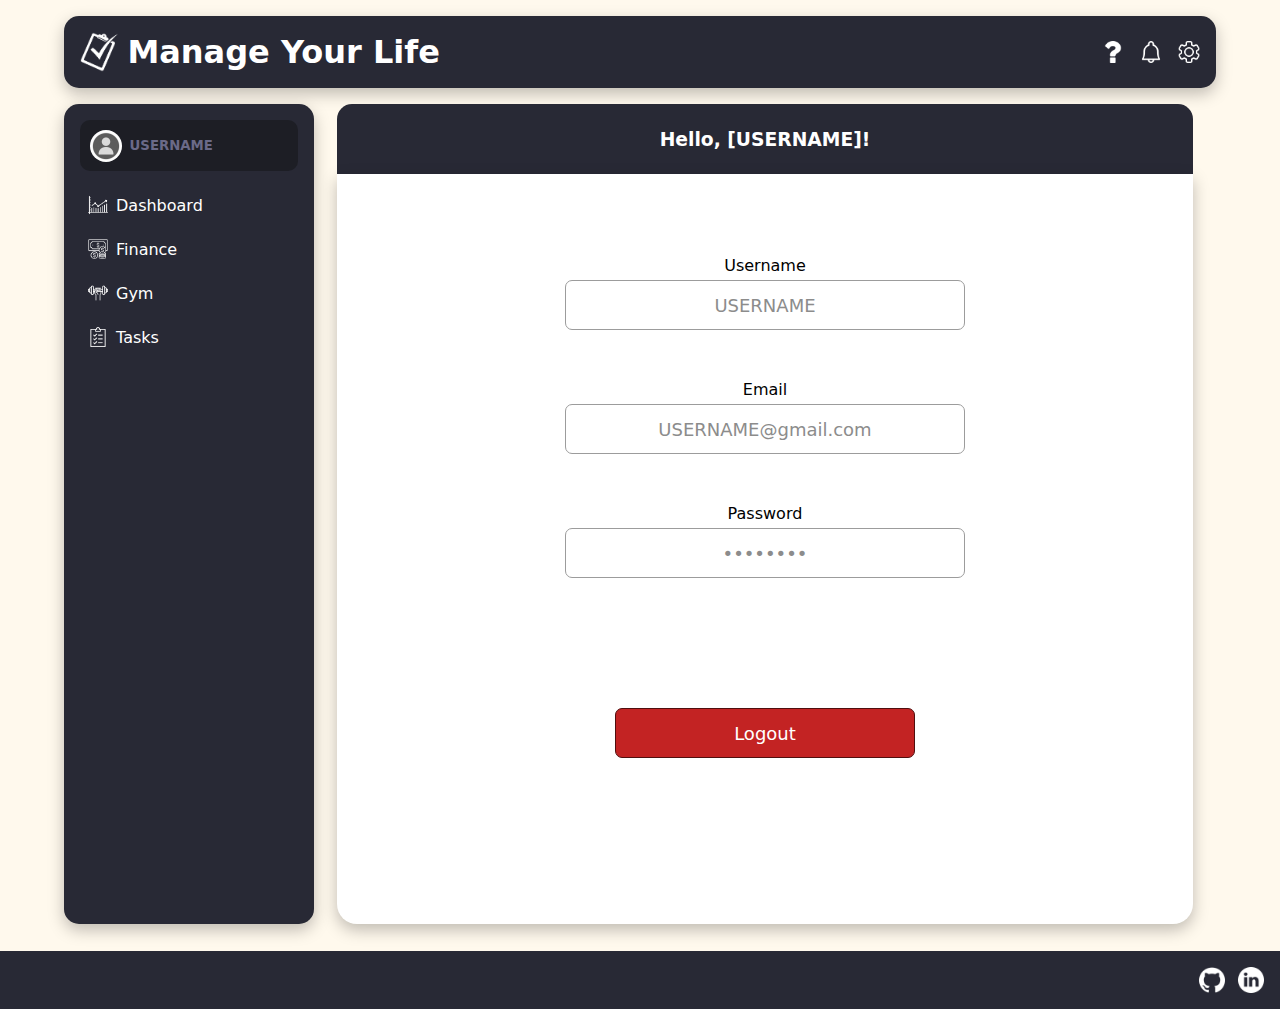
<file: user.html>
<!DOCTYPE html>
<html lang="pt-br">
    <head>
        <meta charset="UTF-8">
        <meta name="viewport" content="width=device-width, initial-scale=1.0">
        <link rel="stylesheet" href="styles/styles.css">
        <link rel="icon" href="assets/logo/logo.png">
        <title>MYL</title>
    </head>
    <body>

        <header class="box">
            <div class="header">
                <a href="index.html" class="logo">
                    <img src="assets/logo/logo.png">
                    <h1>Manage Your Life</h1>
                </a>
                <div class="icons">
                    <a href="about.html"><img src="assets/icons/question.png"></a>
                    <a><img src="assets/icons/notifications.png"></a>
                    <a><img src="assets/icons/settings.png"></a>
                </div>
            </div>
        </header>

        <main>
            <aside class="menu box">
                <a class="user" href="user.html">
                    <img src="assets/icons/user.png">
                    <h5>USERNAME</h5>
                </a>
                <nav id="navegation">
                    <a href="index.html"><img src="assets/icons/dashboard.png"><span>Dashboard</span></a>
                    <a href="finance.html"><img src="assets/icons/money.png"><span>Finance</span></a>
                    <a href="gym.html"><img src="assets/icons/gym.png"><span>Gym</span></a>
                    <a href="tasks.html"><img src="assets/icons/checklist.png"><span>Tasks</span></a>
                </nav>
            </aside>
            <button onclick="openNav()" id="openNavegation">
                <img src="assets/icons/down arrow.png" alt="down arrow">
            </button>

            <section class="content-box">
                <div class="content-title">
                    <h3>Hello, [USERNAME]!</h3>
                </div>
                <div class="specific-content">
                    <div class="user-content">
                        <div>
                            <label for="account-config-username">Username</label>
                            <input id="account-config-username" class="user-input" type="text" value="USERNAME" readonly >
                        </div>
                        <div>
                            <label for="account-config-email"> Email</label>
                            <input id="account-config-email" class="user-input" type="email" value="USERNAME@gmail.com" readonly>
                        </div>
                        <div>
                            <label for="account-config-password">Password</label>
                            <input id="account-config-password" class="user-input" type="password" value="Password" readonly>
                        </div>
                        <button id="btn-logout"> Logout </button>
                    </div>
                    
                </div>
            </section>
        </main>

        <footer>
            <a href="https://github.com/yanferodrigues" target="_blank"><img src="assets/icons/github.png"></a>
            <a href="https://linkedin.com" target="_blank"><img src="assets/icons/linkedin.png"></a>
        </footer>
        <script src="assets/js/general.js"></script>
    </body>
</html>
</file>
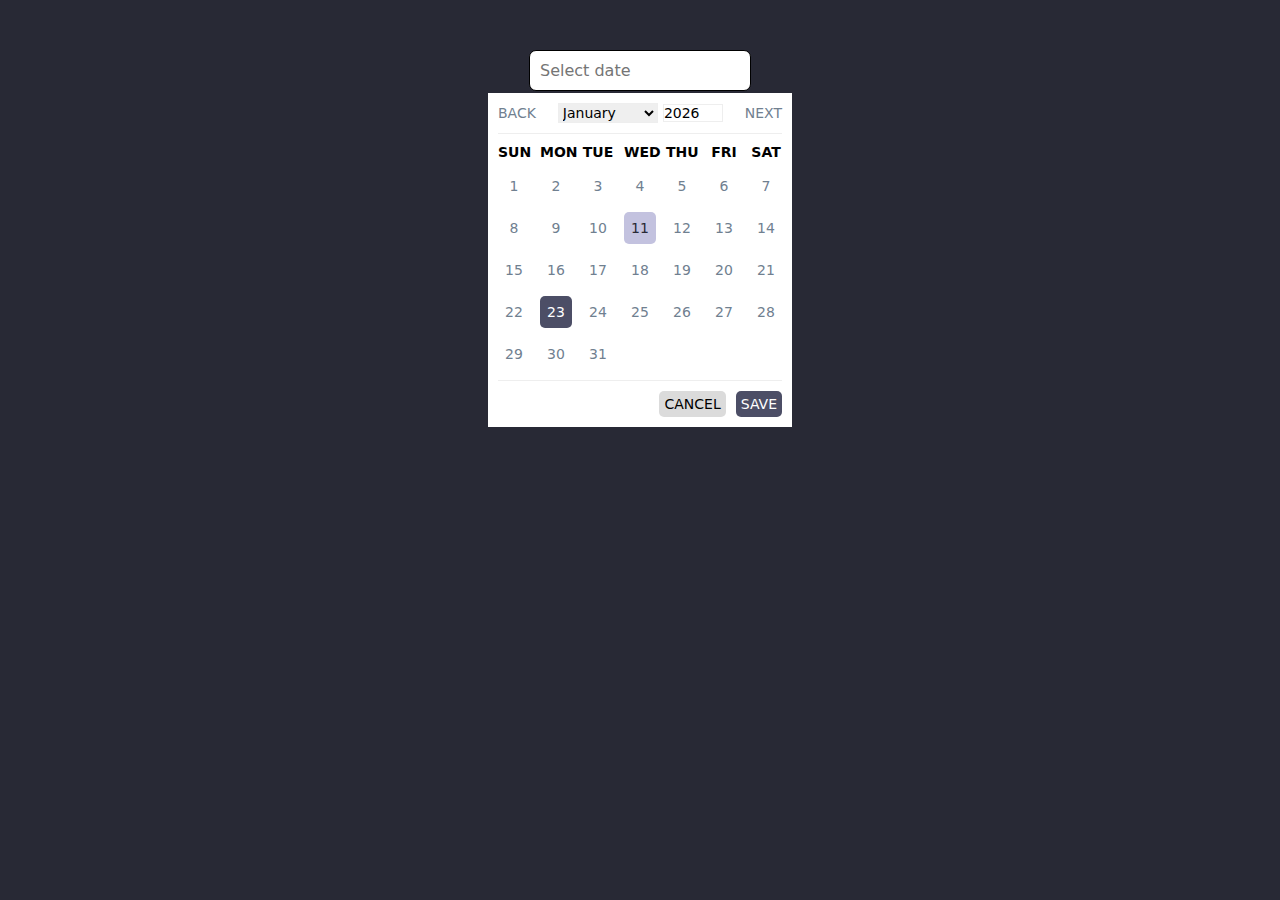
<file: calendar/calendar.html>
<!DOCTYPE html>
<html lang="pt-br">
    <head>
        <meta charset="UTF-8">
        <meta name="viewport" content="width=device-width, initial-scale=1.0">
        <title>Document</title>
        <link rel="stylesheet" href="calendar.css">
    </head>
    <body>
        <div class="datepicker-container">
            <input type="text" class="date-input" placeholder="Select date">

            <div class="datepicker">
                <div class="datepicker-header">
                    <button class="datepicker-back">
                        BACK
                    </button>
                    <div>
                        <select class="datepicker-month-input">
                            <option >January</option>
                            <option >February</option>
                            <option >March</option>
                            <option >April</option>
                            <option >May</option>
                            <option >June</option>
                            <option >July</option>
                            <option >August</option>
                            <option >September</option>
                            <option >October</option>
                            <option >November</option>
                            <option >December</option>
                        </select>
                        <input class="datepicker-year-input" type="number" value="2026">
                    </div>
                    <button class="datepicker-next">
                        NEXT
                    </button>
                </div>
                

                

                <div class="calendar-weekdays">
                    <span>Sun</span>
                    <span>Mon</span>
                    <span>Tue</span>
                    <span>Wed</span>
                    <span>Thu</span>
                    <span>Fri</span>
                    <span>Sat</span>
                </div>
                <div class="calendar-dates">
                    <button disabled>1</button>
                    <button disabled>2</button>
                    <button disabled>3</button>
                    <button disabled>4</button>
                    <button disabled>5</button>
                    <button>6</button>
                    <button>7</button>
                    <button>8</button>
                    <button>9</button>
                    <button>10</button>
                    <button class="calendar-today">11</button>
                    <button>12</button>
                    <button>13</button>
                    <button>14</button>
                    <button>15</button>
                    <button>16</button>
                    <button>17</button>
                    <button>18</button>
                    <button>19</button>
                    <button>20</button>
                    <button>21</button>
                    <button>22</button>
                    <button class="calendar-selected">23</button>
                    <button>24</button>
                    <button>25</button>
                    <button>26</button>
                    <button>27</button>
                    <button>28</button>
                    <button>29</button>
                    <button>30</button>
                    <button>31</button>
                </div>
                <div class="datepicker-footer">
                    <button class="datepicker-cancel">
                        Cancel
                    </button>
                    <button class="datepicker-save">
                        Save
                    </button>
                </div>
            </div>
            
        </div>
        <script src="calendar.js"></script>
    </body>
</html>
</file>
<file: styles/styles.css>
@import url('https://fonts.googleapis.com/css2?family=Inter:wght@400;600&family=Montserrat:wght@500&display=swap');
@import url('https://fonts.googleapis.com/css2?family=Archivo+Black&family=Bebas+Neue&family=Inter:ital,opsz,wght@0,14..32,100..900;1,14..32,100..900&family=Montserrat:ital,wght@0,600;1,600&display=swap');
:root{
    --bg:#fff9ed;
    --dark:#282935;
    --light:#ffffff;
    --text:#151515;
    --accent:#6b6a88;
    --shadow:0 6px 16px rgba(0,0,0,.25);
    --font: system-ui, -apple-system, BlinkMacSystemFont, 'Segoe UI', Roboto, Oxygen, Ubuntu, Cantarell, 'Open Sans', 'Helvetica Neue', sans-serif;
}

/* RESET */
*{
    box-sizing:border-box;
    margin:0;
    padding:0;
    font-family: var(--font);
}

img{
    max-width:100%;
    height:auto;
    display:block;
}

/* BODY */
body{
    font-family:Montserrat, sans-serif;
    background:var(--bg);
    min-height:100vh;
    display:flex;
    flex-direction:column;
    align-items:center;
}

/* HEADER */
header{
    width:90%;
    margin:1rem;
    padding:1rem;
    background:var(--dark);
    border-radius:15px;
    box-shadow:var(--shadow);
}

.header{
    display:flex;
    justify-content:space-between;
    align-items:center;
}

.logo{
    display:flex;
    align-items:center;
    gap:.5rem;
    color:var(--light);
    text-decoration:none;
}

.logo img{
    height:40px;
    width:auto;
    filter:brightness(0) invert(1);
}

.icons{
    display:flex;
    gap:1rem;
}

.icons img{
    height:22px;
    min-width:22px;
    filter:brightness(0) invert(1);
}
.icons button {
    background-color: transparent;
    border: 0;
    cursor: pointer;
}


/* MAIN */
main{
    width:90%;
    display:flex;
    flex: 1;
    
    margin-bottom: 3vh;
}

/* MENU */
.menu{
    min-width:250px;
    padding:1rem;
    background:var(--dark);
    border-radius:15px;
    box-shadow:var(--shadow);
    color:var(--light);
    height: auto;
}

.user{
    display:flex;
    align-items:center;
    gap:.5rem;
    background:#1d1e25;
    padding:.6rem;
    border-radius:10px;
    margin-bottom:1rem;
    text-decoration:none;
    color:var(--accent);
}

.user img{
    height:32px;
    width:32px;
    border-radius: 50px;
}

nav{
    display:flex;
    flex-direction:column;
    gap:.5rem;
}

nav a{
    display:flex;
    align-items:center;
    gap:.5rem;
    padding:.5rem;
    color:var(--light);
    text-decoration:none;
    border-radius:10px;
    transition:.2s;
}

nav img{
    height:20px;
    width:auto;
    filter:brightness(0) invert(1);
}

nav a:hover,
nav a.active{
    border:1px solid var(--accent);
}
#openNavegation {
    display: none;
}
/* CARDS */
.cards{
    flex:1;
    display:flex;
    flex-wrap:wrap;
    gap:1rem;
    justify-content:center;
    margin-bottom: 3vh;
    margin-top: 20px;
}

.card{
    width:360px;
    height:300px;
    color: #151515;
    background:#ffffff;
    border-radius:20px;
    padding:2rem;
    box-shadow:var(--shadow);
    text-decoration:none;
    display:flex;
    flex-direction:column;
    gap:.6rem;
    align-items: start;
}
.card small{
    margin-top: 2rem;
}
.card header{
    display:flex;
    justify-content:space-between;
    align-items:center;
    color:var(--light);
}

.card header img{
    height:28px;
    width:auto;
}

.card h4{
    color:#8DD3BE;
}

.scroll{
    display: flex;
    flex-direction: column;
    overflow-y:auto;
    overflow-x: hidden;
    max-height:140px;
    width: 100%;
    background-color:#f6f6f6 ;
    height: 200px;
    width: 100%;
    border: solid 1px #cacaca;
    border-radius: 15px;
    padding: 20px;
    gap: 20px;
}

/* IMAGENS DENTRO DOS CARDS */
.card img{
    max-width:100%;
    max-height:160px;
    object-fit:contain;
}

/* LINHA DE PROGRESSO */
.card img{
    height:18px;
    width:auto;
}

/* GRÁFICOS */
.graph img{
    height:180px;
    width:100%;
    object-fit:contain;
}

/* FOOTER */
footer{
    width:100%;
    background:var(--dark);
    display:flex;
    justify-content:flex-end;
    padding:1rem;
    gap:.8rem;

}

footer img{
    height:26px;
    width:auto;
    filter:brightness(0) invert(1);
}

.btn-save {
    min-width: 60px;
    max-width: 100px;
    min-height: 30px;
    margin: 10px;
    margin-top: 10px;
    background-color: #48a4ff;
    color: white;
    border: 0;
    border-radius: 10px;
    cursor: pointer;
    padding-left: 10px;
    padding-right: 10px;
    
    
}
.btn-save:hover {
    border:solid #2972bb 2px;

}
.btn-add {
    min-width: 60px;
    max-width: 100px;
    min-height: 30px;
    margin: 15px;
    margin-top: 10px;
    background-color: #44b82d;
    color: #ffffff;
    border: 0;
    border-radius: 10px;
    cursor: pointer;
    padding-left: 10px;
    padding-right: 10px;
}
.btn-add:hover {
    border:solid #0a6d17 2px;

}
.btn-remove {
    min-width: 60px;
    max-width: 100px;
    min-height: 30px;
    margin: 15px;
    margin-top: 10px;
    background-color: #de3636;
    color: white;
    border: 0;
    border-radius: 10px;
    cursor: pointer;
    padding-left: 10px;
    padding-right: 10px;
}
.btn-remove:hover {
    border:solid #850000 2px;

}

.btn-less-plus{
    height: 30px;
    width: 30px;
    border-radius: 50px;
    border: 0;
    margin-left: 10px;
    cursor: pointer;
}
.btn-less-plus:hover{
    border: solid #6a6a6a 1px;
}

.disabled {
  pointer-events: none;   
  opacity: 0.3;           
  filter: grayscale(50%); 
}

.box-confirmation {
    display: flex;
    gap: 5px;
}
.box-confirmation p{
    font-size: small;
}

.checkbox{
    width: 20px;
    height: 20px;
}

/************** SPECIFIC *****************/
.content-box{
    flex:1;
    width: 100%;
    display:flex;
    flex-direction: column;
    justify-content:center;
    align-items: center;
}
.content-title{
    display: flex;
    flex-direction: column;
    align-items: center;
    justify-content: center;
    background-color: var(--dark);
    color: #ffffff;
    border-top-left-radius: 15px;
    border-top-right-radius: 15px;
    width: 95%;
    height: 70px;
}

.specific-content {
    width:95%; 
    height: auto;
    min-height:750px;
    background:#ffffff;
    border-bottom-left-radius:20px;
    border-bottom-right-radius:20px;
    padding:2rem;
    box-shadow:var(--shadow);
    gap: 2%;
}
.specific-content-finance {
    display: flex;
    flex-direction: column;
    align-items: center;
    width: 100%;
    height: 100%;
    gap: 2%;
}
.content-title img{
    height:28px;
    width: 28px;
}

.not-found, .rest-day {
    display: flex;
    flex-direction: column;
    justify-content: center;
    align-items: center;
    font-family: "Archivo Black", sans-serif;
    font-weight: 800px;
    color: #a9a9a9;
    font-size: xx-large;
}
.not-found {
    height: 800px;
}

/************** FINANCE *****************/

.specific-finance-top {
    width:100%;
    display:flex;
    justify-content:space-between;
    align-items:center;
    flex-wrap:wrap;
}
.specific-finance-top section{
    display: flex;
    flex-direction: column;
    border: solid 1px #cacaca;
    padding: 5px;
    height: 70px;
    width: 30%;
    justify-content: start;
    align-items: center;
    border-radius:5px ;
}
.specific-finance-top-title{
    display: flex;
    gap: 10px;
}
.specific-finance-top-title img{
    height: 15px;
}


.specific-finance-top-income:hover{
    box-shadow: 0px 0px 16px #79ff79;
    cursor:pointer;
}

.specific-finance-top-expenses:hover{
    box-shadow: 0px 0px 16px #ffa9a9;
    cursor:pointer;
}

.specific-finance-top-values{
    margin-top: 10px;
    font-family: Impact, Haettenschweiler,;
}


.specific-finance-main {
    display: flex;
    overflow-y:auto;
    overflow-x: hidden;
    flex-direction: column;
    align-items: center;
    border: solid 1px #cacaca; 
    width: 100%;
    height: 700px;
    padding: 1%;
    gap: 70px;
    margin-top: 20px;
    margin-bottom: 20px;
}


.specific-finance-main-right {
    display: flex;
    flex-direction: column; 
    width: 30%;
    height: 100%;
    gap: 50px;
    padding-top: 70px;
}
.specific-finance-main-history{
    width: 100%;
    display: flex;
    justify-content: space-around;
}

.specific-finance-main-history-self{
    display: flex;
    flex-direction: column;
    align-items: center;
    width: 100%;
    
}
.specific-finance-main-history-value{
    display: flex;
    width: 90%;
    align-items: center;
    justify-content: space-between;
    border-top: solid 1px #cacaca;
    padding: 20px;
    text-shadow: var(--shadow);
}
.specific-finance-main-graph{
    display: flex;
    justify-content: center;
    width: 50%;
}

.finance-tabs {
    display: flex;
    border: var();
    background-color: #ffffff;
    width: 50%;
    border-top-left-radius: 15px;
    border-top-right-radius: 15px;
}

.specific-finance {
    display: flex;
    flex-direction: column;
    gap: 2%;
    width: 100%;
    height: 100%;
}
.finance-tab {
    background-color: transparent;
    border: solid #cacaca 1px;
    width: 50%;
    height: 50px;
    border-radius: 10px;
    margin-top: 10px;
    margin-bottom: 10px;
    font-family: var(--font) bold;
    cursor: pointer;
}
.finance-tab:hover , .finance-tab.active{
    background-color: var(--dark);
    color: #fff;
}
.finance-page {
    display: none;
    width: 100%;
}
.finance-page.active {
    display: block;
    height: 100%;
}
#finance-credit {
    height: 90%;
    width: 100%;
}
.finance-credit-content {
    display: flex;
    width: 100%;
    height: 800px;
    justify-content: flex-start; 
    align-items: stretch;        
}
#credit-cards { 
    border:solid #cacaca 1px;
    width: 30%;
    height: 100%;
    overflow-y: auto;
    overflow-x: hidden;
    display: flex;
    flex-direction: column;
    align-items: center;
    padding: 20px;
    gap: 20px; 
    flex-shrink: 0;
}
.credit-cards-accounts.active {
    display: flex;
    flex-direction: column;
    height: auto;
    width: 100%;
    justify-content: center;
    align-items: center;
}

.credit-cards-accounts {
    display: none;
    width: 100%;
    height: 100%;
}
#credit-cards-main-content {
    display: flex;
    flex: 1;
    border:solid #cacaca 1px;
    border-left: 0px;
    width: 70%;
    height: 100%;
    align-items: flex-start;
    justify-content: flex-start;
    overflow-y: auto;
}
.credit-cards-all-accounts {
    display: flex;
    flex-wrap: wrap;
    justify-content: center;
    align-items: center;
    width: 100%;
    height: auto;
}
.self-card {
    display: flex;
    flex-direction: row;
    justify-content: space-between;
    align-items: center;
    border: solid #cacaca 1px;
    height: 50px;
    width: 200px;
    border-radius: 10px;
    cursor: pointer;
    font-size: large;
    text-transform: capitalize;
    gap: 10px;
    padding: 10px;
}
.new-self-card {
    border: solid #cacaca 1px;
    min-height: 50px;
    width: 200px;
    border-radius: 10px;
    font-size: large;
    text-align: center;
}
.self-card-form {
    display: flex;
    align-items: center;
    justify-content: center;
    flex-direction: column;
}
.add-credit-card-account {
    display: flex;
    justify-content: center;
    align-items: center;
    border: solid #cacaca 1px;
    border-radius: 50px;
    cursor: pointer;
    background-color: #008e1a;
    min-width: 35px;
    min-height: 35px;
    font-weight: 700;
    color: white;
    font-size: medium;
    padding-bottom: 5px;
}
.add-credit-card-account:hover {
    border: solid 3px #007e17;
}
.self-card:hover, .self-card.active{
    color: white;
    background-color: var(--dark);
}
.credit-cards-accounts-graph {
    width: 90%;
}
.credit-cards-accounts-self {
    height: auto;
    width: 35%;
    display: flex;
    flex-direction: column;
    align-items: center;
    border-radius: 15px;
    border: 1px #cacaca solid;
    margin: 10px;
    padding-bottom: 10px;
    cursor: pointer;

}
.credit-cards-accounts-self h3{
    background-color: var(--dark);
    width: 100%;
    border-top-left-radius: 15px;
    border-top-right-radius: 15px;
    color: white;
    font-family: var(--font);
    font-weight: 400;
    height: 60px;
    display: flex;
    align-items: center;
    justify-content: center;
}
.credit-cards-accounts-self h2 {
    font-family: var(--font);
    font-weight: 500;
    padding-top: 10px;

}
.credit-cards-btns {
    display: flex;
    gap: 3px;
}

#finance-duties {
    width: 90%;
    height: 700px;
}
.finance-duties-self {
    display: flex;
    align-items: center;
    justify-content: space-between;
    gap: 7px;
    margin-top: 20px;
    width: 100%;
    padding: 10px;
    border-radius: 10px;
    height: 80px;
}
.finance-duties-self:hover {
    background-color: #dbdbdb;
}
.finance-duties-content {
    height: 100%;
    display: flex;
    flex-direction: column;
    justify-content: space-between;
}
.finance-duties-all {
    display: flex;
    flex-direction: column;
    gap: 50px;
    overflow-y: auto;
    overflow-x: hidden;
}
.btn-add-dutie {
    display: flex;
    justify-content: center;
}
.finance-duties-save {
    display: flex;
    justify-content: end;
}
.btn-little-less-white {
    display: flex;
    justify-content: center;
    text-align: center;
    width: 20px;
    height: 20px;
    border: 1px solid;
    border-radius: 5px;
    background-color: transparent;
    color: white;
}
.btn-little-less-white:hover {
    background-color: #c71e1e;
    color: white;
}
.btn-little-less-black {
    display: flex;
    justify-content: center;
    text-align: center;
    width: 20px;
    height: 20px;
    border: 1px solid #808080;
    border-radius: 3px;
    background-color: white;
    color: rgb(0, 0, 0);
}
.btn-little-less-black:hover {
    background-color: #c71e1e;
    color: white;
}
/************** TASKS *****************/
.specific-tasks {
    display: flex;
    flex-direction: column;
    width: 100%;
    height: 100%;
    justify-content: center;
    align-items: center;
}
.specific-tasks-main {
    width: 90%;
    display: flex;
    flex-direction: column-reverse;
    justify-content: center;
    align-items: center;
}
.specific-tasks-title {
    text-decoration: none;
    color: #151515;
}
.specific-tasks-main-today {
    width:70%;
    height:400px;
    background:#ffffff;
    border-radius:20px;
    padding:2rem;
    box-shadow:var(--shadow);
    text-decoration:none;
    display:flex;
    flex-direction: column;
    align-items: center;
    gap: 30px;
    padding: 20px;
}
.specific-tasks-main-today-content {
    display: flex;
    width: 100%;
    height: 100%;
}
.specific-tasks-main-today-next {
    display: flex;
    flex-direction: column;
    width: 50%;
    height: 300px;
    border: solid 1px #cacaca;
    border-radius: 15px;
    overflow-y:auto;
    background-color: #f6f6f6;
    gap: 20px;
    padding: 20px;
    overflow-x: hidden;
}
.specific-tasks-main-today-now {
    display: flex;
    flex-direction: column;
    justify-content: space-around;
    align-items: center;
    width: 50%;
    height: 300px;
}
.specific-tasks-main-today-now-pendent {
    cursor: pointer;
    display: flex;
    flex-direction: column;
    justify-content: center;
    align-items: center;
    gap: 10px;
    height: 80%;
    width: 100%;
    margin-top: 20px;
}
.specific-tasks-main-today-now-pendent-description {
    display: flex;
    font-size: smaller;
    color: #5e5e5e;
    max-width: 60%;
    min-height: 100px;
    text-align: center;
    text-align: center;
    word-break: break-word;
    overflow-wrap: break-word;
    white-space: normal;
}

.specific-tasks-main-today-now-title {
    width: 100%;
    display: flex;
    justify-content: start;
    padding-left: 15%;
}

.specific-tasks-future {
    width: 100%;
    padding: 2rem;
    display: flex;
    flex-wrap: wrap;
    gap: 20px;
    align-items: center;
    justify-content:center;
    
}

.specific-tasks-future-card {
    width: 450px;
    height: 250px;
    background: #fff;
    border-radius: 20px;
    padding: 2rem;
    box-shadow: var(--shadow);
    display: flex;
    flex-direction: column;
    align-items: center;
    text-decoration: none;
    cursor: pointer;
}
.specific-tasks-future-card-content{
    display: flex;
    flex-direction: column;
    overflow-y: auto;
    margin-top: 20px;
    background-color:#f6f6f6 ;
    height: 200px;
    width: 100%;
    border: solid 1px #cacaca;
    border-radius: 15px;
    padding: 20px;
    gap: 20px;
    color: black;
    overflow-x: hidden;
    
}

.content-title-tasks{
    display: flex;
    flex-direction: column;
    align-items: center;
    justify-content: center;
    background-color: var(--dark);
    color: #ffffff;
    border-radius: 15px;
    width: 95%;
    height: 80px;
    margin-bottom: 20px;
}
.content-title-tasks img{
    height:28px;
    width: 28px;
}
.specific-tasks-main-btns {
    display: flex;
    width: 20%;
    justify-content: center;
    align-items: center;
}
.specific-tasks-main-btns button{
    min-width: 100px;
}

/************** GYM *****************/

.specific-gym {
    display: flex;
    justify-content: center;
    flex-wrap: wrap;
    gap: 20px;
}
.specific-gym-days {
    width: 400px;
    height: 200px;
    border: solid 1px #cacaca;
    border-radius: 15px;
    overflow-y: scroll;
    overflow-x: hidden;
}
.specific-gym-days-title {
    display: flex;
    background-color: var(--dark);
    border-top-right-radius: 15px;
    border-top-left-radius: 15px;
    color: #fff;
    justify-content: space-between;
    align-items: center;
    height: 35px;
    padding-left: 5%;
    padding-right: 5%;
}
.specific-gym-days-title-btn {
    background-color: #0080ff;
    border-radius: 50px;
    display: flex;
    justify-content: center;
    align-items: center;
    height: 22px;
    border: 0;
    cursor: pointer;
}
.specific-gym-days-title-btn:hover {
    border: solid #48a4ff 2px;
}
.specific-gym-days-title-btn img{
    height: 100%;
}
.specific-gym-exercises-division {
    display: flex;
    flex-direction: column;
    justify-content: center;
    align-items: start;
    color: #676767;
    padding: 23px;
    max-width: auto;
    min-height: 120px;
    border-bottom: #cacaca 1px solid;
    margin: 10px;
}
.specific-gym-exercises-title{
    font-size: large;
    padding-top: 10px;
    display: flex;
    justify-content: center;
}
.specific-gym-exercises {
    min-height: 80%;
    display: flex;
    flex-direction: column;
    justify-content: center;
    
}
.specific-gym-btn {
    width: 400px;
    display: flex;
    flex-direction: column;
    align-items: center;
    justify-content: center;
}
/************** USER *****************/
.user-content {
    display: flex;
    flex-direction: column;
    width: 100%;
    height: 100%;
    align-items: center;
    gap: 50px;
    margin-top: 50px;
}
.user-content div{
    display: flex;
    flex-direction: column;
    align-items: center;
    gap: 5px;
}
.user-input {
    width: 400px;
    height: 50px;
    text-align: center;
    border-radius: 7px;
    border: solid 1px #9c9c9c;
    font-size: large;
    color: #8c8c8c;
}
.change-user {
    text-decoration: underline;
    color: var(--dark);
    font-size: 12px ;
    cursor: pointer;
}
.change-user:hover{
    text-decoration: underline;
    color: #6b677e;
}
#btn-logout {
    width: 300px;
    height: 50px;
    text-align: center;
    border-radius: 7px;
    border: solid 1px #500f0f;
    background-color: #c32323;
    font-size: large;
    color: white;
    margin-top:80px ;
}
/************** ABOUT *****************/
.about {  
    display: flex;
    justify-content:center ;
    align-items: center;
    height: 800px;
    width: 100%;
    min-width: 400px;
    
}
.about-content {
    background-color: var(--dark);
    width: 90%;
    height: 90%;
    border-radius: 30px;
    display: flex;
    flex-direction: column;
    justify-content: space-between;
    align-items: flex-start;
    color: white;
    overflow-y: auto;
    padding: 60px;
    
}
.about-content p {
    line-height: 1.7;
}
/************** OVERLAYS *****************/

.overlay {
    position: fixed;
    top: 0;
    left: 0;
    width: 100%;
    height: 100%;
    background: rgba(0, 0, 0, 0.6);
    display: flex;
    justify-content: center;
    align-items: center;
    z-index: 1000;
}
.overlay-container {
    display: flex;
    background-color: white;
    height: 700px;
    width:50%;
    min-width: 480px;
    border-radius: 15px;
    flex-direction: column;
}
.close-overlay {
    display: flex;
    flex-direction: row;
    justify-content: end;
    width: 100%;
    height: 40px;
}
.close-overlay-btn {
    border-top-right-radius: 15px;
    border-bottom-left-radius: 15px;
    height: 40px;
    width: 40px;
    border: solid 1px;
}
.close-overlay-btn:hover{
    background-color: rgb(199, 61, 61);
    color: white;
}

.overlay-container-content {
    display: flex;
    flex-direction: column;
    width: 100%;
    height: 92%;

    justify-content: start;
    align-items: center;
    overflow-y: auto;
    overflow-x: hidden;
    
}
.overlay-container-content-save {
    height: 60px;
    width: 95%;
    display: flex;
    justify-content: end;
}

#edit-workout-monday,
#edit-workout-tuesday,
#edit-workout-wednessday,
#edit-workout-thursday,
#edit-workout-friday,
#edit-workout-saturday,
#edit-workout-sunday,
#report-incomes,
#report-expenses,
#add-task-btn,
.credit-self-account,
#daily-tasks-overlay,
#others-tasks-overlay,
#passed-tasks-overlay,
#add-finance-account {
    display: none;
}

/**GYM**/


.overlay-container-content-gym-add {
    height: 50px;
    width: 50px;
    border-radius: 50px;
    border: 0;

}
.overlay-container-content-gym-add:hover {
    border: solid #008e1a;
}
.overlay-container-content-gym-add img{
    height: 100%;
}

.overlay-container-content-gym-exercises {
    height: auto;
    width: 100%;
    display: flex;
    justify-content: center;
    align-items: center;
    margin-top: 20px;
    
}

.overlay-container-content-gym-form {

    display: flex;
    flex-direction: column;
    justify-content: start;
    align-items: center;
    min-height: 200px;
    height: 400px;
    margin: 20px;
    width: 80%;
    border: solid #cacaca 1px;
    overflow-y: auto;
    padding: 10px;
}

.gym-sets {
    border-radius: 5px;
    border: solid #b2b2b2 1px;
    width: 50px;
    height: 30px;
    margin-right: 5px;
    padding-left: 5px;
}
.gym-reps {
    border-radius: 5px;
    border: solid #b2b2b2 1px;
    width: 50px;
    height: 30px;
    margin-left: 5px;
    padding-left: 5px;
}
.gym-exercise {
    border-radius: 5px;
    border: solid #b2b2b2 1px;
    width: 200px;
    height: 30px;
    margin-left: 10px;
    padding-left: 5px;
    padding-right: 5px;
}
#overlay-gym-general-forms {
    display: flex;
    flex-direction: column;
    justify-content: start;
    align-items: center;
    width: 100%;
    height: auto;
}
.overlay-container-content-gym-form-title {
    border-radius: 5px;
    border: solid #474747 2px;
    width: 150px;
    height: 30px;
    margin-right: 5px;
    padding-left: 5px;
    margin-bottom: 10px;
}
.close-gym-form {
    display: flex;
    height: 30px;
    width: 100%;
    justify-content: end;
    align-items: center;
}

.close-gym-form button{
    height: 30px;
    width: 30px;
    border:1px solid #000000;
    margin-left: 10px;
    cursor: pointer;
}
.close-gym-form button:hover{
    background-color: rgb(199, 61, 61);
    color: white;
}

/*****FINANCE*****/


#report-incomes-container , #report-expenses-container{
    height: 550px;
    max-width: 30%;
}





.finance-reports-overlay {
    display: flex;
    flex-direction: column;
    width: 80%;
    height: 100%;
    align-items: center;
    gap: 30px;
    justify-content: start;

}
.finance-reports-overlay h3{
    text-decoration: none;
    font-weight: 400;
}
.finance-reports-overlay input, .finance-reports-overlay select {
    width: 80%;
    min-height: 60px;
    border: solid 1px #cacaca;
    border-radius: 5px;
    text-align: center;
    text-transform: uppercase;
}
.finance-reports-overlay input::placeholder {
    color: #585858;
}

.credit-self-account-overlay-content {
    display: flex;
    flex-direction: column;
    height: 100%;
    width: 100%;
    align-items: center;
    padding: 30px;
}
.credit-self-account-overlay-content-graph{
    width: 50%;
    min-width: 300px;
}
.credit-self-account-overlay-content-payed {
    display: flex;
    flex-direction: column;
    height:auto;
    width: 100%;
    padding: 20px;
    gap: 2px;
    padding-bottom: 10px;
}
.credit-self-account-overlay-content-payed-instalments.payed {
    display: flex;
    justify-content: space-between;
    align-items: center;
    border-bottom: 1px solid #cacaca;
    padding-bottom: 10px;
    padding-left: 20px;
    padding-right: 20px;
    background-color: #afffbe;
    height: 50px;
    box-shadow: var(--shadow);
}
.credit-self-account-overlay-content-payed-instalments.payed:hover {
    background-color: #9fe9ad;
}
.credit-self-account-overlay-content-payed-instalments {
    display: flex;
    justify-content: space-between;
    align-items: center;
    border-bottom: 1px solid #cacaca;
    padding-bottom: 10px;
    padding-left: 20px;
    padding-right: 20px;
    background-color: #f4ff96;
    height: 50px;
    box-shadow: var(--shadow);
}
.credit-self-account-overlay-content-payed-instalments:hover {
    background-color: #eded79;
}


/*****TASKS*****/


.task-overlay-add-content {
    display: flex;
    flex-direction: column;
    width: 100%;
    height: 100%;
    align-items: center;
    justify-content: start;
    gap: 30px;
    margin-top: 10px;
    padding-bottom: 50px;
    overflow-y: auto;

}
.add-task-text-input, .task-overlay-add-content select,.current-date-input{ 
    border-radius: 5px;
    border: solid #b2b2b2 1px;
    width: 300px;
    min-height: 30px;
    margin-left: 10px;
    padding-left: 5px;
    padding-right: 5px;
    text-align: center;
}

.task-overlay-add-content textarea {
    border-radius: 5px;
    border: solid #b2b2b2 1px;
    width: 300px;
    min-height: 100px;
    padding: 7px;
}
.task-overlay-content-time {
    display: flex;
    justify-content: space-between;
    width: 300px;
}
.task-overlay-content-time p{
    display: flex;
    justify-content: center;
    align-items: end;
    padding-bottom: 7px;
}
.task-overlay-content-hour {
    display: flex;
    flex-direction: column;
    align-items: center;
}
.task-overlay-content-hour label {
    font-size: small;
    margin-bottom: 5px;
}

#task-overlay-content-hour-start, #task-overlay-content-hour-end{
    display: flex;
    gap: 5px;
}
#task-overlay-content-hour-start input, #task-overlay-content-hour-end input{
    border-radius: 5px;
    border: solid #b2b2b2 1px;
    width: 50px;
    height: 30px;
    padding-left: 5px;
    padding-right: 5px;
    text-align: center;
    margin: 0;
}
.general-tasks-overlay {
    display: flex;
    width: 100%;
    height: auto;
    flex-wrap: wrap;
    justify-content: center;
    align-items: center;
    gap: 10px;
    padding: 10px;
}
.self-task-card-overlay {
    display: flex;
    width: 230px;
    height: 150px;
    overflow-y: auto;
    overflow-x: hidden;
    border-radius: 15px;
    border: solid #cecece 1px;
    padding: 8px;
    text-align: center;
    text-align: center;
    word-break: break-word;
    overflow-wrap: break-word;
    white-space: normal;
}
.self-task-card-overlay-content {
    display: flex;
    flex-direction: column;
    width: 100%;
    align-items: center;
    height: auto;
    overflow-y: auto;
    overflow-x: hidden;
}
.self-task-card-overlay-title {
    display: flex;
    width: 100%;
    flex-direction: column;
    background-color: var(--dark);
    border-radius: 15px ;
    color: white;
    padding: 5px;
    text-align: center;
    text-justify: distribute;
    margin-bottom: 5px;
}
.self-task-card-overlay-description {
    margin-top: 5px;
    color: #646464;
    margin-bottom: 5px;
}
.overlay-tasks-general-content {
    display: flex;
    flex-direction: column;
    justify-content: space-between;
    height: 100%;
    width: 100%;
}


@media (max-width:1200px){
    main{
        flex-direction:column;
        align-items: center;
    }

    .menu{
        width:90%;
        
    }

    .cards{
        justify-content:center;
    }

    .card{
        width:90%;
        height:auto;
    }
    .specific-finance-top-values,.card-title p,h4{
        font-size: smaller;
    }
    .specific-tasks-future {
        gap: 20px;
        align-items: center;
    }
    .specific-tasks-future-card {
        width: 400px;
        height: 250px;
    }
    .specific-tasks-main {
        flex-direction: column-reverse;
        align-items: center;
    }
    .specific-tasks-main-today {
        width: 95%;
    }
    .specific-tasks-main-btns {
        flex-direction: row;
        width: 80%;
    }
    #credit-cards {
        flex-direction: row;
        overflow-x: auto;
        overflow-y: hidden;
        height: 100px;
        width: 100%;
    }
    .self-card {
        flex-shrink: 0;
        width: 200px;
        align-items: center;
        justify-content: center;
    }
    .finance-credit-content {
        flex-direction: column;
        width: 100%;
        height: 800px;
    }
    
    #navegation {
        display: none;
    }
    #openNavegation {
        display: flex;
        justify-content: center;
        width: 10%;
        background-color: var(--dark);
        color: #fff;
        border: solid #1d1e25 1px;
        border-bottom-right-radius: 10px;
        border-bottom-left-radius: 10px;
    }
    #openNavegation img {
        height: 20px;
    }
    #openNavegation:hover {
        background-color: #1d1e25;
    }
    .content-box {
        margin-top: 1rem;
    }

    
    .specific-finance-main {
        width: 100%;
    }
    #credit-cards-main-content {
        border-left: solid 1px #cacaca;
        overflow-y: scroll;
        width: 100%;
        height: 100%;
    }
    .overlay-container-content-gym-form {
        width: 95%;
    }   
    .self-card-form {
        flex-direction:row;
    }
}



@media (max-width: 768px) {

    body {
        align-items: stretch;
        min-width: 450px
    }

    header,
    main {
        width: 100%;
        margin: 0;
        padding: 0.5rem;
    }

    main {
        flex-direction: column;
    }

    .menu {
        width: 100%;
        min-width: unset;
    }

    .cards {
        justify-content: center;
    }

    .card {
        width: 100%;
        height: auto;
    }

    footer {
        width: 100%;
        justify-content: center;
    }


}
</file>
<file: calendar/calendar.css>
@import url('https://fonts.googleapis.com/css2?family=Inter:wght@400;600&family=Montserrat:wght@500&display=swap');
@import url('https://fonts.googleapis.com/css2?family=Archivo+Black&family=Bebas+Neue&family=Inter:ital,opsz,wght@0,14..32,100..900;1,14..32,100..900&family=Montserrat:ital,wght@0,600;1,600&display=swap');

* {
    margin: 0;
    padding: 0;
    box-sizing: border-box;
    font-family: system-ui, -apple-system, BlinkMacSystemFont, 'Segoe UI', Roboto, Oxygen, Ubuntu, Cantarell, 'Open Sans', 'Helvetica Neue', sans-serif;;
}
body{
    display: flex;
    height: auto;
    background-color: #282935;
    padding: 50px;
    justify-content: center;
}

.date-input {
    padding: 10px;
    border-radius: 7px;
    border: solid 1px;
    font-size: 1rem;

}

.datepicker-container {
    position: relative;
    display: flex;
    align-items: center;
    justify-content: center;
}

.datepicker {
    position: absolute;
    top: 100%;
    z-index: 100;
    margin-top: 2px;
    background-color: white;
    padding: 10px;
}

.datepicker button{
    cursor: pointer;
    font-size: 14px;
    font-weight: 500;
    border-radius: 5px;
    background-color: transparent;
    border: none;
    text-transform: uppercase;
    transition: 0.2s;
}

.datepicker-header {
    display: flex;
    align-items: center;
    justify-content: space-between;
    padding-bottom: 10px;
    border-bottom: 1px solid #eee;
}

.datepicker-header select,
.datepicker-header input {
    font-size: 14px;
    border: solid 1px #eee;
}

.datepicker-header input {
    max-width: 60px;
}

.datepicker-header button {
    color: slategray;
}

.datepicker-header button:hover {
    color: #282935;
}

.datepicker-footer {
    display: flex;
    align-items: center;
    justify-content: end;
    gap: 10px;
    padding-top: 10px;
    border-top: 1px solid #eee;
}
.datepicker-footer button {
    background-color: #dbdbdb;
    padding: 5px;
}
.datepicker-footer button.datepicker-save {
    background-color: #4c4e66;
    color: #fff;
}
.datepicker-footer button:hover {
    color: #898db8;
}

.calendar-weekdays,
.calendar-dates {
    display: grid;
    grid-template-columns: repeat(7,32px);
    gap: 10px;
    margin-block: 10px;
}

.calendar-weekdays span{
    font-size: 14px;
    font-weight: 600;
    text-transform: uppercase;
    text-align: center;
}


.calendar-dates button {
    color: slategray;
    aspect-ratio: 1;
}

.calendar-dates button:hover {
    background: rgba(119, 136, 153,0.1);
}

.calendar-dates button.calendar-today {
    color: #282935;
    background-color: #c3c2df;
}

.calendar-dates button.calendar-selected {
    color: #ffffff;
    background-color: #4c4e66;
}
</file>
